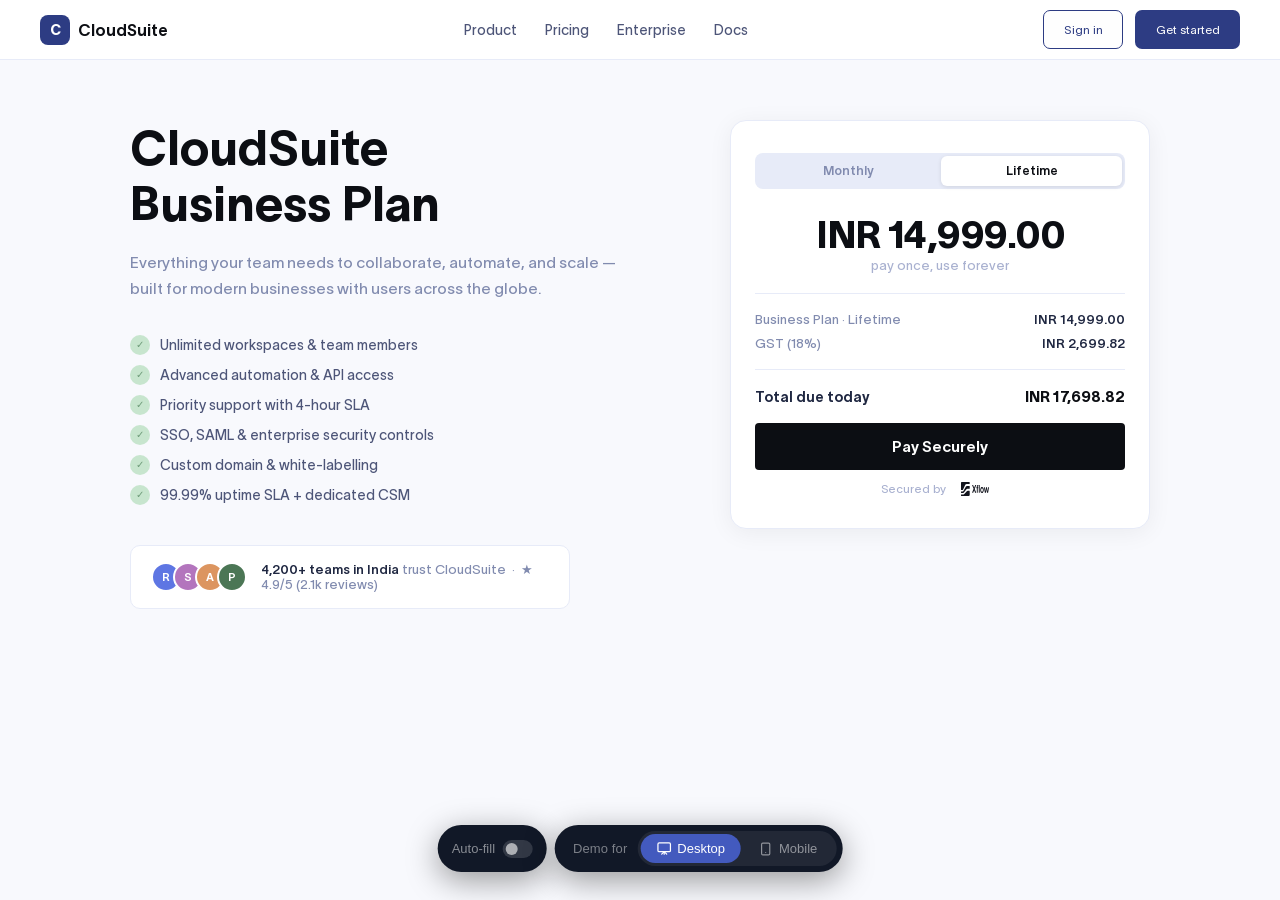
<file: index.html>
<!DOCTYPE html>
<html lang="en">
<head>
  <meta charset="UTF-8" />
  <meta name="viewport" content="width=device-width, initial-scale=1.0" />
  <title>Demo Checkout — Powered by Xflow</title>
  
  <link rel="stylesheet" href="design-system.css" />
  <link rel="stylesheet" href="index.css" />
</head>
<body>

<!-- ══════════════════════════════════════════════
     MERCHANT PRODUCT PAGE
══════════════════════════════════════════════ -->

<nav class="merchant-nav">
  <div class="merchant-logo">
    <div class="logo-mark">C</div>
    CloudSuite
  </div>
  <ul class="merchant-nav-links">
    <li><a href="#">Product</a></li>
    <li><a href="#">Pricing</a></li>
    <li><a href="#">Enterprise</a></li>
    <li><a href="#">Docs</a></li>
  </ul>
  <div class="merchant-nav-right">
    <button class="btn-outline">Sign in</button>
    <button class="btn-primary">Get started</button>
  </div>
</nav>

<section class="product-page">
  <div class="product-hero">
    <h1>CloudSuite<br/>Business Plan</h1>
    <p class="desc">
      Everything your team needs to collaborate, automate, and scale — built for
      modern businesses with users across the globe.
    </p>
  </div>

  <div class="product-features">
    <ul class="feature-list">
      <li><span class="check">✓</span>Unlimited workspaces & team members</li>
      <li><span class="check">✓</span>Advanced automation & API access</li>
      <li><span class="check">✓</span>Priority support with 4-hour SLA</li>
      <li><span class="check">✓</span>SSO, SAML & enterprise security controls</li>
      <li><span class="check">✓</span>Custom domain & white-labelling</li>
      <li><span class="check">✓</span>99.99% uptime SLA + dedicated CSM</li>
    </ul>

    <div class="social-proof">
      <div class="avatar-stack">
        <div class="avatar" style="background:#5e76e3;">R</div>
        <div class="avatar" style="background:#b375bd;">S</div>
        <div class="avatar" style="background:#dc9560;">A</div>
        <div class="avatar" style="background:#4b7655;">P</div>
      </div>
      <div class="social-proof-text">
        <strong>4,200+ teams in India</strong> trust CloudSuite
        &nbsp;·&nbsp; ★ 4.9/5 (2.1k reviews)
      </div>
    </div>
  </div>

  <!-- CHECKOUT CARD -->
  <div class="checkout-card">
    <div class="plan-toggle">
      <div class="plan-opt" onclick="setPlan('monthly', this)">Monthly</div>
      <div class="plan-opt active" onclick="setPlan('lifetime', this)">Lifetime</div>
    </div>

    <div class="price-display">
      <div class="price-main">
        <span class="price-currency">INR</span><span id="priceMain">14,999.00</span>
      </div>
      <div class="price-period" id="pricePeriod">pay once, use forever</div>
    </div>

    <div class="checkout-divider"></div>

    <div class="line-items">
      <div class="line-item">
        <span class="li-label" id="liLabel">Business Plan · Lifetime</span>
        <span class="li-val" id="liSubtotal">INR 14,999.00</span>
      </div>
<div class="line-item">
        <span class="li-label">GST (18%)</span>
        <span class="li-val" id="liGst">INR 2,699.82</span>
      </div>
    </div>

    <div class="checkout-divider"></div>

    <div class="line-items" style="margin-top:10px;">
      <div class="line-item total">
        <span class="li-label">Total due today</span>
        <span class="li-val" id="liTotal">INR 17,698.82</span>
      </div>
    </div>

    <button class="big-pay-btn" style="margin-top:18px;" onclick="openModal()">
      Pay Securely
    </button>

    <div class="powered-by">
      Secured by <img src="assets/xflow-logo.svg" alt="Xflow" style="height:14px;width:48px;display:inline-block;vertical-align:middle;object-fit:contain;" />
    </div>
  </div>
</section>


<!-- ══════════════════════════════════════════════
     CHECKOUT MODAL
══════════════════════════════════════════════ -->
<div class="overlay" id="overlay">
  <div class="modal" id="modal">

    <!-- FULL-WIDTH HEADER -->
    <div class="modal-header">
      <div class="mh-title">Paying to <strong>CloudSuite Inc.</strong></div>
      <button class="mh-close" onclick="closeModal()">✕</button>
    </div>

    <!-- MODAL BODY -->
    <div class="modal-body">

    <!-- LEFT PANEL -->
    <div class="modal-left">

      <div class="ml-top">
        <div class="ml-merchant-row">
          <div class="logo-mark ml-logo-mark">C</div>
          <div>
            <div class="ml-merchant-name">CloudSuite Inc.</div>
            <div class="ml-product-name" id="mlProduct">Business Plan · Lifetime</div>
          </div>
        </div>
        <div class="ml-product-desc" id="mlProductDesc">1 seat · lifetime access</div>

        <div class="ml-amount-section">
          <div class="ml-amount-label">Amount to Pay</div>
          <div class="ml-amount"><span class="inr-sym">INR</span><span id="mlAmount">17,698.82</span></div>
        </div>

        <div class="ml-breakdown">
          <div class="ml-br-row">
            <span class="lbl">Plan cost</span>
            <span class="val" id="mlBrPlan">INR 14,999.00</span>
          </div>
          <div class="ml-br-row">
            <span class="lbl">GST (18%)</span>
            <span class="val" id="mlBrGst">INR 2,699.82</span>
          </div>
          <div class="ml-br-row total-row">
            <span class="lbl">Total</span>
            <span class="val" id="mlBrTotal">INR 17,698.82</span>
          </div>
        </div>

      </div>

      <!-- Mandate banner — left panel footer (desktop only; mobile uses #mandateBanner in payment panel) -->
      <div id="mandateBannerLeft" class="mandate-banner" style="display:none">
        <svg width="16" height="16" viewBox="0 0 24 24" fill="none" stroke="currentColor" stroke-width="2" stroke-linecap="round" stroke-linejoin="round">
          <circle cx="12" cy="12" r="10"/><line x1="12" y1="8" x2="12" y2="12"/><line x1="12" y1="16" x2="12.01" y2="16"/>
        </svg>
        <span>By paying, you authorise <strong>CloudSuite Inc.</strong> to charge <strong>INR 3,999 + taxes</strong> monthly. Cancel anytime from settings.</span>
      </div>
    </div>

    <!-- RIGHT PANEL -->
    <div class="modal-right">
      <div class="modal-right-inner">

      <!-- SUCCESS -->
      <div class="success-wrap" id="successWrap">
        <img src="assets/check.svg" class="success-check-img" alt="Payment successful" />
        <div class="success-title">Payment Successful!</div>
        <div class="success-sub">
          Your CloudSuite Business Plan is now active. A confirmation has been sent to your email.
        </div>
        <div class="success-box">
          <div class="sb-row">
            <span class="sb-lbl">Transaction ID</span>
            <span class="sb-val" id="txnId">XF-XXXXXXXX</span>
          </div>
          <div class="sb-row">
            <span class="sb-lbl">Amount Paid</span>
            <span class="sb-val" id="txnAmt" style="font-family:inherit;font-weight:700;color:var(--black);">INR 3,066.82</span>
          </div>
          <div class="sb-row">
            <span class="sb-lbl">Method</span>
            <span class="sb-val" id="txnMethod" style="font-family:inherit;">—</span>
          </div>
        </div>
        <button class="done-btn" onclick="closeModal()">Back to CloudSuite</button>
      </div>

      <!-- OTP SCREEN -->
      <div class="otp-wrap" id="otpWrap">
        <div class="otp-art">
          <svg width="96" height="72" viewBox="0 0 96 72" fill="none" xmlns="http://www.w3.org/2000/svg">
            <rect x="4" y="12" width="72" height="48" rx="6" fill="#e8ecf8"/>
            <rect x="4" y="12" width="72" height="48" rx="6" stroke="#c5cde8" stroke-width="1.5"/>
            <rect x="4" y="22" width="72" height="10" fill="#c5cde8"/>
            <rect x="12" y="38" width="28" height="6" rx="2" fill="#c5cde8"/>
            <rect x="12" y="48" width="16" height="4" rx="2" fill="#d8ddf0"/>
            <!-- Lock badge -->
            <circle cx="74" cy="50" r="18" fill="#2d3c83"/>
            <rect x="67" y="50" width="14" height="11" rx="2" fill="white"/>
            <path d="M70 50v-3a4 4 0 018 0v3" stroke="white" stroke-width="1.8" stroke-linecap="round"/>
            <circle cx="74" cy="56" r="1.5" fill="#2d3c83"/>
          </svg>
        </div>
        <div class="otp-title">Authenticate your payment</div>
        <div class="otp-sub">OTP sent to +91 98765 43210 for your card ending in <strong id="otpCardLast">••••</strong></div>
        <div class="otp-inputs" id="otpInputs">
          <input class="otp-digit" type="password" inputmode="numeric" maxlength="1" autocomplete="one-time-code" />
          <input class="otp-digit" type="password" inputmode="numeric" maxlength="1" autocomplete="off" />
          <input class="otp-digit" type="password" inputmode="numeric" maxlength="1" autocomplete="off" />
          <input class="otp-digit" type="password" inputmode="numeric" maxlength="1" autocomplete="off" />
          <input class="otp-digit" type="password" inputmode="numeric" maxlength="1" autocomplete="off" />
          <input class="otp-digit" type="password" inputmode="numeric" maxlength="1" autocomplete="off" />
        </div>
        <div class="otp-meta">
          <span class="otp-resend" id="otpResend">Resend OTP in <span id="otpCountdown">30</span>s</span>
        </div>
        <button class="m-pay-btn" id="otpContinueBtn" onclick="confirmOtp()">Continue</button>
      </div>

      <!-- PAYMENT UI -->
      <div id="payUi" style="display:flex;flex-direction:column;flex:1;overflow:hidden;">
        <div class="m-content">

          <!-- ══ ACCORDION ══ -->
          <div class="accordion" id="accordion">

            <!-- ── UPI ── -->
            <div class="acc-item open" id="acc-upi">
              <div class="acc-header" onclick="toggleAccordion('upi')">
                <div class="acc-header-left">
                  <div>
                    <div class="acc-title">UPI</div>
                    <div class="acc-subtitle">Pay using UPI apps on your phone</div>
                  </div>
                </div>
                <svg class="acc-chevron" viewBox="0 0 16 16" fill="none" xmlns="http://www.w3.org/2000/svg" width="18" height="18">
                  <path d="M4 6l4 4 4-4" stroke="currentColor" stroke-width="1.5" stroke-linecap="round" stroke-linejoin="round"/>
                </svg>
              </div>
              <div class="acc-body">

                <!-- ─ Mandate consent block (shown when monthly plan is active) ─ -->
                <div id="mandateConsentBlock" style="display:none">
                  <div class="mandate-details">
                    <div class="md-row">
                      <span class="md-label">Mandate amount</span>
                      <span class="md-val">INR 3,999 + taxes / month</span>
                    </div>
                    <div class="md-row">
                      <span class="md-label">Frequency</span>
                      <span class="md-val">Monthly</span>
                    </div>
                    <div class="md-row">
                      <span class="md-label">Start date</span>
                      <span class="md-val" id="mandateStartDate">—</span>
                    </div>
                    <div class="md-row">
                      <span class="md-label">Valid till</span>
                      <span class="md-val" id="mandateEndDate">—</span>
                    </div>
                  </div>
                </div>

                <!-- ─ Desktop UPI: QR + app icon reference row ─ -->
                <div class="upi-desktop">
                  <div class="qr-section">
                    <div class="qr-wrap">
                      <div class="qr-box">
                        <img src="assets/qr-code.svg" style="width:100%;height:100%;display:block;" alt="UPI QR Code" />
                      </div>
                      <div class="qr-timer" id="qrTimer">09:47</div>
                    </div>
                    <div class="qr-label">Scan with any UPI app</div>
                    <div class="qr-sub">Open your UPI app and scan to pay INR <span id="qrAmt">3,066.82</span></div>
                  </div>

                  <div class="upi-apps-row">
                    <div class="upi-app" onclick="simulatePay('UPI — Google Pay')">
                      <div class="upi-app-icon"><img src="assets/upi-googlepay.svg" alt="Google Pay" /></div>
                    </div>
                    <div class="upi-app" onclick="simulatePay('UPI — PhonePe')">
                      <div class="upi-app-icon"><img src="assets/upi-phonepe.svg" alt="PhonePe" /></div>
                    </div>
                    <div class="upi-app" onclick="simulatePay('UPI — CRED')">
                      <div class="upi-app-icon"><img src="assets/upi-cred.png" alt="CRED" /></div>
                    </div>
                    <div class="upi-app" onclick="simulatePay('UPI — Amazon Pay')">
                      <div class="upi-app-icon"><img src="assets/upi-amazonpay.svg" alt="Amazon Pay" /></div>
                    </div>
                    <div class="upi-app" onclick="simulatePay('UPI — BHIM')">
                      <div class="upi-app-icon"><img src="assets/upi-bhim.png" alt="BHIM" /></div>
                    </div>
                  </div>

                  <div class="upi-divider"><span>or</span></div>

                  <button class="upi-id-link" onclick="toggleDesktopUpiId(this)">Enter UPI ID instead →</button>
                  <div id="desktopUpiIdForm" style="display:none;margin-top:12px;">
                    <div class="upi-id-hint">
                      <span>💡</span>
                      <span>Enter any UPI ID format like <code>name@okicici</code> or <code>9999999999@upi</code></span>
                    </div>
                    <div class="form-group">
                      <label class="form-label">UPI ID / VPA</label>
                      <input class="form-input" type="text" placeholder="yourname@okicici" id="upiIdInput" />
                    </div>
                    <button class="m-pay-btn" onclick="simulatePay('UPI ID')">
                      Verify & Pay INR <span id="upiBtnAmt">3,066.82</span>
                    </button>
                  </div>
                </div>

                <!-- ─ Mobile UPI: App selection grid ─ -->
                <div class="upi-mobile">
                  <p class="upi-mobile-hint">Select your UPI app to pay INR <span class="upi-mobile-amt">3,066.82</span></p>
                  <div class="upi-app-grid">
                    <div class="upi-grid-item" onclick="simulatePay('UPI — Google Pay')">
                      <div class="ugi-icon"><img src="assets/upi-googlepay.svg" alt="Google Pay" /></div>
                      <div class="ugi-name">Google Pay</div>
                    </div>
                    <div class="upi-grid-item" onclick="simulatePay('UPI — PhonePe')">
                      <div class="ugi-icon"><img src="assets/upi-phonepe.svg" alt="PhonePe" /></div>
                      <div class="ugi-name">PhonePe</div>
                    </div>
                    <div class="upi-grid-item" onclick="simulatePay('UPI — Paytm')">
                      <div class="ugi-icon"><img src="assets/upi-paytm.svg" alt="Paytm" /></div>
                      <div class="ugi-name">Paytm</div>
                    </div>
                    <div class="upi-grid-item" onclick="simulatePay('UPI — CRED')">
                      <div class="ugi-icon"><img src="assets/upi-cred.png" alt="CRED" /></div>
                      <div class="ugi-name">CRED</div>
                    </div>
                    <div class="upi-grid-item" onclick="simulatePay('UPI — BHIM')">
                      <div class="ugi-icon"><img src="assets/upi-bhim.png" alt="BHIM" /></div>
                      <div class="ugi-name">BHIM</div>
                    </div>
                    <div class="upi-grid-item" onclick="simulatePay('UPI — Amazon Pay')">
                      <div class="ugi-icon"><img src="assets/upi-amazonpay.svg" alt="Amazon Pay" /></div>
                      <div class="ugi-name">Amazon Pay</div>
                    </div>
                  </div>

                  <div class="upi-divider"><span>or</span></div>

                  <button class="upi-id-link" id="mobileUpiIdLink" onclick="toggleMobileUpiId(this)">Enter UPI ID instead →</button>
                  <div id="mobileUpiIdForm" style="display:none;margin-top:12px;">
                    <div class="upi-id-hint">
                      <span>💡</span>
                      <span>Enter any UPI ID like <code>name@okicici</code> or <code>9999999999@upi</code></span>
                    </div>
                    <div class="form-group">
                      <label class="form-label">UPI ID / VPA</label>
                      <input class="form-input" type="text" placeholder="yourname@okicici" id="upiIdMobile" />
                    </div>
                    <button class="m-pay-btn" onclick="simulatePay('UPI ID')">
                      Verify & Pay INR <span class="upi-mobile-amt">3,066.82</span>
                    </button>
                  </div>
                </div>

              </div><!-- acc-body -->
            </div><!-- acc-item upi -->

            <!-- ── Card ── -->
            <div class="acc-item" id="acc-card">
              <div class="acc-header" onclick="toggleAccordion('card')">
                <div class="acc-header-left">
                  <div>
                    <div class="acc-title">Card</div>
                    <div class="acc-subtitle">Pay using your debit or credit card</div>
                  </div>
                </div>
                <svg class="acc-chevron" viewBox="0 0 16 16" fill="none" xmlns="http://www.w3.org/2000/svg" width="18" height="18">
                  <path d="M4 6l4 4 4-4" stroke="currentColor" stroke-width="1.5" stroke-linecap="round" stroke-linejoin="round"/>
                </svg>
              </div>
              <div class="acc-body">
                <div class="accepted-networks">
                  <span class="accepted-label">Accepted:</span>
                  <span class="network-chip">VISA</span>
                  <span class="network-chip">MC</span>
                  <span class="network-chip">AMEX</span>
                  <span class="network-chip">RuPay</span>
                </div>

                <div class="demo-hint">
                  <span>💡</span>
                  <div class="demo-hint-body">
                    <span>Demo — use test card <code>4111 1111 1111 1111</code>, any future date, any CVV.</span>
                    <button class="demo-autofill-btn" onclick="doAutofill()">Auto-fill with dummy data</button>
                  </div>
                </div>

                <div class="form-group">
                  <label class="form-label">Card Number</label>
                  <div class="card-type-wrap">
                    <input class="form-input" id="cardNum" type="text" inputmode="numeric" maxlength="19"
                      placeholder="1234  5678  9012  3456" oninput="fmtCard(this); clearFieldError('cardNum')" />
                    <span class="card-type-icon" id="cardIcon"></span>
                  </div>
                  <span class="field-error" id="errCardNum"></span>
                </div>

                <div class="form-group">
                  <label class="form-label">Cardholder Name</label>
                  <input class="form-input" id="cardHolder" type="text" placeholder="Priya Sharma"
                    oninput="clearFieldError('cardHolder')" />
                  <span class="field-error" id="errCardHolder"></span>
                </div>

                <div class="form-row">
                  <div class="form-group">
                    <label class="form-label">Expiry</label>
                    <input class="form-input" id="cardExp" type="text" inputmode="numeric" maxlength="7"
                      placeholder="MM / YY" oninput="fmtExpiry(this); clearFieldError('cardExp')" />
                    <span class="field-error" id="errCardExp"></span>
                  </div>
                  <div class="form-group">
                    <label class="form-label">CVV</label>
                    <input class="form-input" id="cardCvv" type="password" inputmode="numeric" maxlength="4" placeholder="•••"
                      oninput="clearFieldError('cardCvv')" />
                    <span class="field-error" id="errCardCvv"></span>
                  </div>
                </div>

                <button class="m-pay-btn" onclick="payCard()">
                  Pay INR <span id="cardBtnAmt">3,066.82</span>
                </button>
              </div><!-- acc-body -->
            </div><!-- acc-item card -->

            <!-- ── Net Banking ── -->
            <div class="acc-item" id="acc-netbanking">
              <div class="acc-header" onclick="toggleAccordion('netbanking')">
                <div class="acc-header-left">
                  <div>
                    <div class="acc-title">Net Banking</div>
                    <div class="acc-subtitle">Pay via your bank's internet banking</div>
                  </div>
                </div>
                <svg class="acc-chevron" viewBox="0 0 16 16" fill="none" xmlns="http://www.w3.org/2000/svg" width="18" height="18">
                  <path d="M4 6l4 4 4-4" stroke="currentColor" stroke-width="1.5" stroke-linecap="round" stroke-linejoin="round"/>
                </svg>
              </div>
              <div class="acc-body">
                <input class="nb-search" type="text" placeholder="Search your bank…" oninput="filterBanks(this.value)" />
                <div class="nb-grid" id="nbGrid">
                  <!-- Always visible: first 3 -->
                  <div class="nb-bank" onclick="simulatePay('Net Banking — HDFC')"><img class="nb-icon" src="assets/HDFC.gif" alt="HDFC" /><span>HDFC Bank</span></div>
                  <div class="nb-bank" onclick="simulatePay('Net Banking — ICICI')"><img class="nb-icon" src="assets/ICIC.gif" alt="ICICI" /><span>ICICI Bank</span></div>
                  <div class="nb-bank" onclick="simulatePay('Net Banking — SBI')"><img class="nb-icon" src="assets/SBIN.gif" alt="SBI" /><span>State Bank of India</span></div>
                  <!-- Show more tile -->
                  <div class="nb-bank nb-show-more" id="nbShowMore" onclick="showAllBanks()">
                    <span class="nb-more-count">+7</span>
                    <span class="nb-more-label">Show more</span>
                  </div>
                  <!-- Extra banks (hidden until expanded) -->
                  <div class="nb-bank nb-extra" style="display:none" onclick="simulatePay('Net Banking — Axis')"><img class="nb-icon" src="assets/UTIB.gif" alt="Axis" /><span>Axis Bank</span></div>
                  <div class="nb-bank nb-extra" style="display:none" onclick="simulatePay('Net Banking — Kotak')"><img class="nb-icon" src="assets/KKBK.gif" alt="Kotak" /><span>Kotak Mahindra</span></div>
                  <div class="nb-bank nb-extra" style="display:none" onclick="simulatePay('Net Banking — Yes')"><img class="nb-icon" src="assets/YESB.gif" alt="Yes Bank" /><span>Yes Bank</span></div>
                  <div class="nb-bank nb-extra" style="display:none" onclick="simulatePay('Net Banking — BoB')"><img class="nb-icon" src="assets/BARB.gif" alt="Bank of Baroda" /><span>Bank of Baroda</span></div>
                  <div class="nb-bank nb-extra" style="display:none" onclick="simulatePay('Net Banking — PNB')"><img class="nb-icon" src="assets/PUNB.gif" alt="PNB" /><span>Punjab National</span></div>
                  <div class="nb-bank nb-extra" style="display:none" onclick="simulatePay('Net Banking — IDFC')"><img class="nb-icon" src="assets/IDFB.gif" alt="IDFC First" /><span>IDFC First Bank</span></div>
                  <div class="nb-bank nb-extra" style="display:none" onclick="simulatePay('Net Banking — IndusInd')"><img class="nb-icon" src="assets/INDB.gif" alt="IndusInd" /><span>IndusInd Bank</span></div>
                </div>
                <p class="nb-empty" id="nbEmpty" style="display:none;">No banks match your search.</p>
              </div>
            </div><!-- acc-item netbanking -->

            <!-- ── Bank Transfer ── -->
            <div class="acc-item" id="acc-bank">
              <div class="acc-header" onclick="toggleAccordion('bank')">
                <div class="acc-header-left">
                  <div>
                    <div class="acc-title">Bank Transfer</div>
                    <div class="acc-subtitle">Transfer directly from your bank account</div>
                  </div>
                </div>
                <svg class="acc-chevron" viewBox="0 0 16 16" fill="none" xmlns="http://www.w3.org/2000/svg" width="18" height="18">
                  <path d="M4 6l4 4 4-4" stroke="currentColor" stroke-width="1.5" stroke-linecap="round" stroke-linejoin="round"/>
                </svg>
              </div>
              <div class="acc-body">
                <div class="vban-notice">
                  <span>Transfer funds to the Virtual Bank Account below. Your plan activates within <strong>30 minutes</strong> of receipt. Supports NEFT · RTGS · IMPS.</span>
                </div>

                <div class="vban-modes">
                  <div class="mode-badge"><div class="dot"></div> NEFT</div>
                  <div class="mode-badge"><div class="dot"></div> RTGS</div>
                  <div class="mode-badge"><div class="dot"></div> IMPS</div>
                </div>

                <div class="vban-info" style="margin-top:12px;">
                  <div class="vban-header">Virtual Bank Account Details</div>
                  <div class="vban-row">
                    <span class="vr-label">Account Number</span>
                    <span class="vr-val">XFLOW8824001991 <button class="copy-btn" onclick="doCopy('XFLOW8824001991', this)" title="Copy"><svg width="13" height="13" viewBox="0 0 16 16" fill="none"><rect x="5" y="5" width="9" height="9" rx="1.5" stroke="currentColor" stroke-width="1.5"/><path d="M3 11H2a1 1 0 01-1-1V2a1 1 0 011-1h8a1 1 0 011 1v1" stroke="currentColor" stroke-width="1.5"/></svg></button></span>
                  </div>
                  <div class="vban-row">
                    <span class="vr-label">IFSC Code</span>
                    <span class="vr-val">HSBC0110005 <button class="copy-btn" onclick="doCopy('HSBC0110005', this)" title="Copy"><svg width="13" height="13" viewBox="0 0 16 16" fill="none"><rect x="5" y="5" width="9" height="9" rx="1.5" stroke="currentColor" stroke-width="1.5"/><path d="M3 11H2a1 1 0 01-1-1V2a1 1 0 011-1h8a1 1 0 011 1v1" stroke="currentColor" stroke-width="1.5"/></svg></button></span>
                  </div>
                  <div class="vban-row">
                    <span class="vr-label">Account Name</span>
                    <span class="vr-val" style="font-family:inherit;">Xflow Payments Pvt Ltd <button class="copy-btn" onclick="doCopy('Xflow Payments Pvt Ltd', this)" title="Copy"><svg width="13" height="13" viewBox="0 0 16 16" fill="none"><rect x="5" y="5" width="9" height="9" rx="1.5" stroke="currentColor" stroke-width="1.5"/><path d="M3 11H2a1 1 0 01-1-1V2a1 1 0 011-1h8a1 1 0 011 1v1" stroke="currentColor" stroke-width="1.5"/></svg></button></span>
                  </div>
                  <div class="vban-row">
                    <span class="vr-label">Bank</span>
                    <span class="vr-val" style="font-family:inherit;">HSBC India <button class="copy-btn" onclick="doCopy('HSBC India', this)" title="Copy"><svg width="13" height="13" viewBox="0 0 16 16" fill="none"><rect x="5" y="5" width="9" height="9" rx="1.5" stroke="currentColor" stroke-width="1.5"/><path d="M3 11H2a1 1 0 01-1-1V2a1 1 0 011-1h8a1 1 0 011 1v1" stroke="currentColor" stroke-width="1.5"/></svg></button></span>
                  </div>
                  <div class="vban-row">
                    <span class="vr-label">Exact Amount</span>
                    <span class="vr-val amount" id="vbanAmt">INR 3,066.82 <button class="copy-btn" onclick="doCopy('3066.82', this)" title="Copy"><svg width="13" height="13" viewBox="0 0 16 16" fill="none"><rect x="5" y="5" width="9" height="9" rx="1.5" stroke="currentColor" stroke-width="1.5"/><path d="M3 11H2a1 1 0 01-1-1V2a1 1 0 011-1h8a1 1 0 011 1v1" stroke="currentColor" stroke-width="1.5"/></svg></button></span>
                  </div>
                </div>

                <p style="font-size:12px;color:var(--gray-400);line-height:1.6;margin-bottom:16px;">
                  ⚠️ Transfer the <strong>exact amount</strong> to ensure automatic reconciliation. Include order reference <code style="background:var(--gray-100);padding:1px 5px;border-radius:3px;font-size:11px;">CS-<span id="vbanRef">DEMO2025</span></code> in remarks.
                </p>

              </div><!-- acc-body -->
            </div><!-- acc-item bank -->

          </div><!-- accordion -->

          <!-- MANDATE BANNER (monthly subscription notice) -->
          <div id="mandateBanner" class="mandate-banner" style="display:none">
            <svg width="16" height="16" viewBox="0 0 24 24" fill="none" stroke="currentColor" stroke-width="2" stroke-linecap="round" stroke-linejoin="round">
              <circle cx="12" cy="12" r="10"/><line x1="12" y1="8" x2="12" y2="12"/><line x1="12" y1="16" x2="12.01" y2="16"/>
            </svg>
            <span>By paying, you authorise <strong>CloudSuite Inc.</strong> to charge <strong>INR 3,999 + taxes</strong> monthly. Cancel anytime from settings.</span>
          </div>

        </div><!-- m-content -->
      </div><!-- payUi -->

      <!-- MANDATE PENDING SCREEN -->
      <div id="mandatePendingWrap" class="mandate-pending">
        <div class="mp-header">
          <div class="mp-title">Complete payment in your UPI app</div>
          <div class="mp-subtitle">Your mandate request has been sent.</div>
        </div>
        <div class="mp-steps">
          <div class="mp-step">
            <div class="mp-num">1</div>
            <div>
              <div class="mp-step-title">Open your UPI app</div>
              <div class="mp-step-sub">Go to your UPI app to view the autopay mandate request.</div>
            </div>
          </div>
          <div class="mp-step">
            <div class="mp-num">2</div>
            <div>
              <div class="mp-step-title">Approve the CloudSuite mandate</div>
              <div class="mp-step-sub">Tap Approve. Refresh the app if you don't see the request.</div>
            </div>
          </div>
          <div class="mp-step">
            <div class="mp-num">3</div>
            <div>
              <div class="mp-step-title">Come back here</div>
              <div class="mp-step-sub">After approving, tap "I am Done" below.</div>
            </div>
          </div>
        </div>
        <div class="mp-timer">Complete all 3 steps in <strong id="mandateCountdown">07:00</strong></div>
        <button class="m-pay-btn" onclick="completeMandatePay()">I am Done</button>
      </div><!-- mandatePendingWrap -->

      </div><!-- modal-right-inner -->
    </div><!-- modal-right -->

    </div><!-- modal-body -->

    <!-- MOBILE AMOUNT BAR -->
    <div class="mobile-amt-bar" id="mobileAmtBar" onclick="toggleMobileSheet()">
      <div class="mab-info">
        <span class="mab-label">Amount to pay</span>
        <span class="mab-amount">INR <span id="mobileAmt">3,066.82</span></span>
      </div>
      <svg class="mab-chevron" id="mabChevron" viewBox="0 0 16 16" fill="none" width="20" height="20">
        <path d="M4 10l4-4 4 4" stroke="currentColor" stroke-width="1.5" stroke-linecap="round" stroke-linejoin="round"/>
      </svg>
    </div>

    <!-- MOBILE BREAKDOWN SHEET -->
    <div class="mobile-sheet" id="mobileSheet">
      <div class="mobile-sheet-handle" onclick="toggleMobileSheet()"></div>
      <div class="ms-title">Order Summary</div>
      <div class="ms-rows">
        <div class="ms-row"><span>Plan</span><span id="msBrPlan">INR 14,999.00</span></div>
        <div class="ms-row"><span>GST (18%)</span><span id="msBrGst">INR 2,699.82</span></div>
        <div class="ms-row ms-total"><span>Total</span><span id="msBrTotal">INR 17,698.82</span></div>
      </div>
    </div>

    <!-- MANDATE CONSENT BOTTOM SHEET -->
    <div id="mandateSheet" class="mandate-sheet-backdrop">
      <div class="mandate-sheet">
        <div class="ms-icon">
          <svg width="28" height="28" viewBox="0 0 24 24" fill="none" stroke="currentColor" stroke-width="1.5" stroke-linecap="round" stroke-linejoin="round">
            <rect x="2" y="7" width="20" height="14" rx="2"/>
            <path d="M16 3H8L2 7h20l-6-4z"/>
            <circle cx="12" cy="14" r="2"/>
          </svg>
        </div>
        <div class="ms-title">You are setting up a mandate</div>
        <div class="ms-body">
          By confirming, you authorise <strong>CloudSuite Inc.</strong> to auto-debit
          <strong>INR 3,999 + taxes</strong> from your account every month.
          You can cancel anytime from account settings.
        </div>
        <button class="ms-confirm m-pay-btn" onclick="confirmMandate()">I understand</button>
        <button class="ms-cancel" onclick="dismissMandateSheet()">Cancel</button>
      </div>
    </div><!-- mandateSheet -->

    <!-- ══ SPLASH ANIMATION ══ -->
    <div id="splashWrap" class="splash-wrap hidden">
      <div class="splash-video-box">
        <video id="splashVideo" class="splash-video" muted playsinline preload="auto">
          <source src="assets/Splash_animation.mp4" type="video/mp4">
        </video>
      </div>
    </div>

  </div><!-- modal -->
</div><!-- overlay -->


<!-- ══════════════════════════════════════════════
     DEMO BAR (device toggle + autofill toggle)
══════════════════════════════════════════════ -->
<div class="demo-bar" id="demoBar">

  <!-- Auto-fill pill -->
  <div class="autofill-pill" id="autofillPill" onclick="toggleAutofill()">
    <span class="af-label">Auto-fill</span>
    <div class="af-switch" id="afSwitch"></div>
  </div>

  <!-- Device view pill -->
  <div class="device-toggle" id="deviceToggle">
    <span class="dt-label">Demo for</span>
    <div class="dt-segment">
      <button class="dt-btn active" id="dtDesktop" onclick="setDeviceView('desktop')">
        <svg width="15" height="15" viewBox="0 0 24 24" fill="none" stroke="currentColor" stroke-width="2" stroke-linecap="round" stroke-linejoin="round">
          <rect x="2" y="3" width="20" height="14" rx="2"/>
          <polyline points="8 21 12 17 16 21"/>
          <line x1="12" y1="17" x2="12" y2="21"/>
        </svg>
        Desktop
      </button>
      <button class="dt-btn" id="dtMobile" onclick="setDeviceView('mobile')">
        <svg width="14" height="14" viewBox="0 0 24 24" fill="none" stroke="currentColor" stroke-width="2" stroke-linecap="round" stroke-linejoin="round">
          <rect x="5" y="2" width="14" height="20" rx="2"/>
          <circle cx="12" cy="18" r="1" fill="currentColor" stroke="none"/>
        </svg>
        Mobile
      </button>
    </div>
  </div>

</div>

<!-- ══════════════════════════════════════════════
     PHONE PREVIEW OVERLAY
══════════════════════════════════════════════ -->
<div class="phone-overlay" id="phoneOverlay" onclick="handlePhoneOverlayClick(event)">
  <div class="phone-frame" id="phoneFrame">
    <div class="phone-shell">
      <div class="phone-screen-wrap">
        <iframe id="phoneIframe" class="phone-screen" src="" title="Mobile preview"></iframe>
      </div>
    </div>
  </div>
</div>


<script>
  // ── Embed detection: hide chrome when loaded inside phone preview ──
  if (new URLSearchParams(window.location.search).get('embed') === '1') {
    document.getElementById('demoBar').style.display = 'none';
    document.getElementById('phoneOverlay').style.display = 'none';
    document.querySelector('.merchant-nav-right').style.display = 'none';
    document.querySelector('.price-main').style.fontSize = '28px';
  }

  // ── Device view toggle ──
  function setDeviceView(view) {
    const overlay   = document.getElementById('phoneOverlay');
    const iframe    = document.getElementById('phoneIframe');
    const dtDesktop = document.getElementById('dtDesktop');
    const dtMobile  = document.getElementById('dtMobile');

    if (view === 'mobile') {
      closeModal();
      dtDesktop.classList.remove('active');
      dtMobile.classList.add('active');
      const embedUrl = window.location.pathname + '?embed=1';
      if (!iframe.src || !iframe.src.includes('embed=1')) {
        iframe.src = embedUrl;
        iframe.onload = () => syncAutofillToIframe();
      } else {
        syncAutofillToIframe();
      }
      overlay.classList.add('open');
      document.body.style.overflow = 'hidden';
    } else {
      dtDesktop.classList.add('active');
      dtMobile.classList.remove('active');
      overlay.classList.remove('open');
      document.body.style.overflow = '';
    }
  }

  function handlePhoneOverlayClick(e) {
    if (e.target === e.currentTarget) setDeviceView('desktop');
  }

  function syncAutofillToIframe() {
    const iframe = document.getElementById('phoneIframe');
    if (iframe && iframe.contentWindow) {
      iframe.contentWindow.postMessage({ type: 'xflow-autofill', enabled: autofill }, '*');
    }
  }

  // ── Mandate flow state ──
  let pendingMandateMethod = null;
  let mandateInterval = null;

  // ── Auto-fill ──
  let autofill = false;

  function toggleAutofill() {
    autofill = !autofill;
    document.getElementById('afSwitch').classList.toggle('on', autofill);
    document.getElementById('autofillPill').classList.toggle('active', autofill);
    autofill ? doAutofill() : clearAutofill();
    syncAutofillToIframe();
  }

  function doAutofill() {
    // Card fields
    const cardNum = document.getElementById('cardNum');
    if (cardNum) { cardNum.value = '4111 1111 1111 1111'; fmtCard(cardNum); }
    const cardHolder = document.getElementById('cardHolder');
    if (cardHolder) cardHolder.value = 'Priya Sharma';
    const cardExp = document.getElementById('cardExp');
    if (cardExp) cardExp.value = '12 / 28';
    const cardCvv = document.getElementById('cardCvv');
    if (cardCvv) cardCvv.value = '123';
    // UPI ID fields
    const upiDesktop = document.getElementById('upiIdInput');
    if (upiDesktop) upiDesktop.value = 'priya@okicici';
    const upiMobile = document.getElementById('upiIdMobile');
    if (upiMobile) upiMobile.value = 'priya@okicici';
  }

  function clearAutofill() {
    // Card fields
    const cardNum = document.getElementById('cardNum');
    if (cardNum) { cardNum.value = ''; fmtCard(cardNum); }
    const cardHolder = document.getElementById('cardHolder');
    if (cardHolder) cardHolder.value = '';
    const cardExp = document.getElementById('cardExp');
    if (cardExp) cardExp.value = '';
    const cardCvv = document.getElementById('cardCvv');
    if (cardCvv) cardCvv.value = '';

    const upiDesktop = document.getElementById('upiIdInput');
    if (upiDesktop) upiDesktop.value = '';
    const upiMobile = document.getElementById('upiIdMobile');
    if (upiMobile) upiMobile.value = '';
  }

  // ── Listen for autofill commands from parent (embed/iframe mode) ──
  window.addEventListener('message', function(e) {
    if (e.data && e.data.type === 'xflow-autofill') {
      autofill = e.data.enabled;
      autofill ? doAutofill() : clearAutofill();
    }
  });

  // ── State ──
  let plan = 'lifetime';
  const PRICES = {
    monthly:  { base: 3999,  label: 'per month · renews monthly' },
    lifetime: { base: 14999, label: 'pay once, use forever' }
  };

  function getPriceData() {
    const p        = PRICES[plan];
    const subtotal = p.base;
    const gst      = parseFloat((subtotal * 0.18).toFixed(2));
    const total    = parseFloat((subtotal + gst).toFixed(2));
    const usd      = (total / 83.4).toFixed(2);
    return { ...p, subtotal, gst, total, usd };
  }

  function getNextMonthDate() {
    const d = new Date();
    d.setMonth(d.getMonth() + 1);
    return d.toLocaleDateString('en-IN', { day: 'numeric', month: 'short', year: 'numeric' });
  }

  function fmt(n) {
    return n.toLocaleString('en-IN', { minimumFractionDigits: 2, maximumFractionDigits: 2 });
  }

  function setPlan(p, el) {
    plan = p;
    document.querySelectorAll('.plan-opt').forEach(o => o.classList.remove('active'));
    el.classList.add('active');
    refresh();
  }

  function refresh() {
    const d = getPriceData();
    const isMonthly = plan === 'monthly';

    // ── Hero price (checkout card) ──
    document.getElementById('priceMain').textContent = fmt(d.base);
    document.getElementById('pricePeriod').textContent = d.label;

    // ── Line items ──
    document.getElementById('liLabel').textContent    = isMonthly ? 'Business Plan × 1 month' : 'Business Plan · Lifetime';
    document.getElementById('liSubtotal').textContent = 'INR ' + fmt(d.subtotal);
    document.getElementById('liGst').textContent      = 'INR ' + fmt(d.gst);
    document.getElementById('liTotal').textContent    = 'INR ' + fmt(d.total);

// ── Modal left panel ──
    document.getElementById('mlAmount').textContent      = fmt(d.total);
    document.getElementById('mlBrPlan').textContent      = 'INR ' + fmt(d.subtotal);
    document.getElementById('mlBrGst').textContent       = 'INR ' + fmt(d.gst);
    document.getElementById('mlBrTotal').textContent     = 'INR ' + fmt(d.total);
    document.getElementById('mlProduct').textContent     = 'Business Plan · ' + (isMonthly ? 'Monthly' : 'Lifetime');
    const mlDesc = document.getElementById('mlProductDesc');
    if (mlDesc) mlDesc.textContent = isMonthly
      ? '1 seat · billed monthly · Renews ' + getNextMonthDate()
      : '1 seat · lifetime access';

    // ── Pay buttons ──
    const amtStr = fmt(d.total);
    ['upiBtnAmt', 'cardBtnAmt'].forEach(id => {
      const el = document.getElementById(id);
      if (el) el.textContent = amtStr;
    });
    document.getElementById('qrAmt').textContent = amtStr;
    document.getElementById('vbanAmt').innerHTML = 'INR ' + amtStr + ' <button class="copy-btn" onclick="doCopy(\'' + d.total + '\', this)" title="Copy"><svg width="13" height="13" viewBox="0 0 16 16" fill="none"><rect x="5" y="5" width="9" height="9" rx="1.5" stroke="currentColor" stroke-width="1.5"/><path d="M3 11H2a1 1 0 01-1-1V2a1 1 0 011-1h8a1 1 0 011 1v1" stroke="currentColor" stroke-width="1.5"/></svg></button>';
    document.getElementById('txnAmt').textContent = 'INR ' + amtStr;

    // ── Mobile UPI amount spans ──
    document.querySelectorAll('.upi-mobile-amt').forEach(el => el.textContent = amtStr);

    // ── Mobile amount bar + sheet ──
    const mobileAmt = document.getElementById('mobileAmt');
    if (mobileAmt) mobileAmt.textContent = amtStr;
    const msBrPlan = document.getElementById('msBrPlan');
    if (msBrPlan) msBrPlan.textContent = 'INR ' + fmt(d.subtotal);
    const msBrGst = document.getElementById('msBrGst');
    if (msBrGst) msBrGst.textContent = 'INR ' + fmt(d.gst);
    const msBrTotal = document.getElementById('msBrTotal');
    if (msBrTotal) msBrTotal.textContent = 'INR ' + fmt(d.total);

    // ── Payment methods: Monthly = UPI + Cards only ──
    ['acc-netbanking', 'acc-bank'].forEach(id => {
      const el = document.getElementById(id);
      if (el) el.style.display = isMonthly ? 'none' : '';
    });
    // If a hidden method was open, reset to UPI
    if (isMonthly) {
      const openItem = document.querySelector('.acc-item.open');
      if (openItem && (openItem.id === 'acc-netbanking' || openItem.id === 'acc-bank')) {
        openItem.classList.remove('open');
        const upi = document.getElementById('acc-upi');
        if (upi) upi.classList.add('open');
      }
    }

    // ── Mandate banners (left panel = desktop, m-content = mobile; CSS controls which is visible) ──
    const displayVal = isMonthly ? '' : 'none';
    const mandateBanner = document.getElementById('mandateBanner');
    if (mandateBanner) mandateBanner.style.display = displayVal;
    const mandateBannerLeft = document.getElementById('mandateBannerLeft');
    if (mandateBannerLeft) mandateBannerLeft.style.display = displayVal;

    // ── Mandate consent block (pre-pay details in UPI section) ──
    const mcb = document.getElementById('mandateConsentBlock');
    if (mcb) mcb.style.display = isMonthly ? '' : 'none';
    if (isMonthly) {
      const today = new Date();
      const end = new Date(today);
      end.setFullYear(end.getFullYear() + 5);
      const fmtDate = dt => dt.toLocaleDateString('en-IN', { day: 'numeric', month: 'short', year: 'numeric' });
      const sd = document.getElementById('mandateStartDate');
      const ed = document.getElementById('mandateEndDate');
      if (sd) sd.textContent = fmtDate(today);
      if (ed) ed.textContent = fmtDate(end);
    }
  }

  // ── Splash helpers ──
  function skipSplash() {
    const splash = document.getElementById('splashWrap');
    if (!splash || splash.classList.contains('hidden')) return;
    splash.classList.add('done');
    setTimeout(() => splash.classList.add('hidden'), 560);
  }

  function resetSplash() {
    const splash = document.getElementById('splashWrap');
    const vid    = document.getElementById('splashVideo');
    if (splash) splash.classList.remove('done', 'hidden');
    if (vid)   { vid.pause(); vid.currentTime = 0; }
  }

  // ── Modal ──
  function openModal() {
    refresh();
    document.getElementById('overlay').classList.add('open');
    document.getElementById('successWrap').classList.remove('show');
    document.getElementById('otpWrap').classList.remove('show');
    clearInterval(otpTimer);
    document.getElementById('payUi').style.display = 'flex';
    const bar = document.getElementById('mobileAmtBar');
    if (bar) bar.style.display = '';
    // Prevent background page scroll
    document.documentElement.style.overflow = 'hidden';
    document.body.style.overflow = 'hidden';
    // Reset accordion: UPI open by default
    document.querySelectorAll('.acc-item').forEach(item => item.classList.remove('open'));
    document.getElementById('acc-upi').classList.add('open');
    // Reset net banking to collapsed state
    document.querySelectorAll('#nbGrid .nb-extra').forEach(el => el.style.display = 'none');
    const nbShowMore = document.getElementById('nbShowMore');
    if (nbShowMore) nbShowMore.style.display = '';
    const nbSearch = document.querySelector('.nb-search');
    if (nbSearch) nbSearch.value = '';
    // Hide UPI ID forms and restore link buttons
    const duf = document.getElementById('desktopUpiIdForm');
    if (duf) duf.style.display = 'none';
    const muf = document.getElementById('mobileUpiIdForm');
    if (muf) muf.style.display = 'none';
    document.querySelectorAll('.upi-id-link').forEach(el => el.style.display = '');
    startQrTimer();
    if (autofill) setTimeout(doAutofill, 60);
    // Show splash
    resetSplash();
    const vid = document.getElementById('splashVideo');
    if (vid) { vid.playbackRate = 1.5; vid.play().catch(() => skipSplash()); }
  }

  function closeModal() {
    document.getElementById('overlay').classList.remove('open');
    document.documentElement.style.overflow = '';
    document.body.style.overflow = '';
    clearInterval(qrInterval);
    clearInterval(otpTimer);
    clearInterval(mandateInterval);
    mandateInterval = null;
    pendingMandateMethod = null;
    document.getElementById('otpWrap').classList.remove('show');
    document.getElementById('mandateSheet')?.classList.remove('open');
    document.getElementById('mandatePendingWrap')?.classList.remove('show');
    document.getElementById('payUi').style.display = '';
    const mc = document.querySelector('.m-content');
    if (mc) mc.style.overflow = '';
    resetCardForm();
    document.getElementById('mobileSheet').classList.remove('open');
    document.getElementById('mabChevron').classList.remove('open');
  }

  // ── Mobile breakdown sheet ──
  function toggleMobileSheet() {
    document.getElementById('mobileSheet').classList.toggle('open');
    document.getElementById('mabChevron').classList.toggle('open');
  }

  function handleOverlay(e) {
    if (e.target === document.getElementById('overlay')) closeModal();
  }

  // ── Accordion ──
  function toggleAccordion(name) {
    const target = document.getElementById('acc-' + name);
    const isOpen = target.classList.contains('open');
    // Close all
    document.querySelectorAll('.acc-item').forEach(item => item.classList.remove('open'));
    // Open clicked if it was closed
    if (!isOpen) target.classList.add('open');
    // Reset scroll so no empty area is visible after content shrinks
    const mc = document.querySelector('.m-content');
    if (mc) mc.scrollTop = 0;
    // Fill newly opened panel
    if (autofill) setTimeout(doAutofill, 30);
  }

  // ── Net Banking: expand all banks ──
  function showAllBanks() {
    document.querySelectorAll('#nbGrid .nb-extra').forEach(el => el.style.display = '');
    const sm = document.getElementById('nbShowMore');
    if (sm) sm.style.display = 'none';
  }

  // ── Net Banking search filter ──
  function filterBanks(q) {
    const term = q.toLowerCase();
    const smEl = document.getElementById('nbShowMore');
    if (term) {
      // Show all banks and hide "show more" when searching
      document.querySelectorAll('#nbGrid .nb-extra').forEach(el => el.style.display = '');
      if (smEl) smEl.style.display = 'none';
      let visible = 0;
      document.querySelectorAll('#nbGrid .nb-bank:not(#nbShowMore)').forEach(b => {
        const match = b.textContent.toLowerCase().includes(term);
        b.style.display = match ? '' : 'none';
        if (match) visible++;
      });
      document.getElementById('nbEmpty').style.display = visible === 0 ? 'block' : 'none';
    } else {
      // Restore collapsed state
      document.querySelectorAll('#nbGrid .nb-bank:not(#nbShowMore)').forEach(b => b.style.display = '');
      document.querySelectorAll('#nbGrid .nb-extra').forEach(el => el.style.display = 'none');
      if (smEl) smEl.style.display = '';
      document.getElementById('nbEmpty').style.display = 'none';
    }
  }

  // ── Mobile UPI ID toggle ──
  function toggleMobileUpiId(btn) {
    document.getElementById('mobileUpiIdForm').style.display = 'block';
    btn.style.display = 'none';
    if (autofill) setTimeout(doAutofill, 30);
  }

  // ── Desktop UPI ID toggle ──
  function toggleDesktopUpiId(btn) {
    const form = document.getElementById('desktopUpiIdForm');
    form.style.display = 'block';
    btn.style.display = 'none';
    if (autofill) setTimeout(doAutofill, 30);
  }

  // QR countdown timer
  let qrInterval = null;
  let qrSeconds = 600;

  function startQrTimer() {
    qrSeconds = 600;
    clearInterval(qrInterval);
    qrInterval = setInterval(() => {
      qrSeconds--;
      if (qrSeconds <= 0) { clearInterval(qrInterval); return; }
      const m = String(Math.floor(qrSeconds / 60)).padStart(2, '0');
      const s = String(qrSeconds % 60).padStart(2, '0');
      document.getElementById('qrTimer').textContent = m + ':' + s;
    }, 1000);
  }

  // ── Card formatting ──
  function fmtCard(input) {
    let v = input.value.replace(/\D/g, '').slice(0, 16);
    input.value = v.replace(/(.{4})/g, '$1 ').trim();
  }

  function fmtExpiry(input) {
    let v = input.value.replace(/\D/g,'').slice(0,4);
    if (v.length >= 3) v = v.slice(0,2) + ' / ' + v.slice(2);
    input.value = v;
  }

  function resetCardForm() {
    ['cardNum','cardHolder','cardExp','cardCvv'].forEach(id => {
      const el = document.getElementById(id);
      if (el) el.value = '';
      clearFieldError(id);
    });
  }

  // ── Card validation ──
  function setFieldError(id, msg) {
    const inp = document.getElementById(id);
    const err = document.getElementById('err' + id[0].toUpperCase() + id.slice(1));
    if (inp) inp.classList.add('error');
    if (err) err.textContent = msg;
  }

  function clearFieldError(id) {
    const inp = document.getElementById(id);
    const err = document.getElementById('err' + id[0].toUpperCase() + id.slice(1));
    if (inp) inp.classList.remove('error');
    if (err) err.textContent = '';
  }

  function validateCard() {
    let valid = true;
    const num  = (document.getElementById('cardNum').value  || '').replace(/\s/g, '');
    const name = (document.getElementById('cardHolder').value || '').trim();
    const exp  = (document.getElementById('cardExp').value  || '').trim();
    const cvv  = (document.getElementById('cardCvv').value  || '').trim();
    if (num.length < 16)  { setFieldError('cardNum',    'Enter a valid 16-digit card number'); valid = false; }
    if (!name)            { setFieldError('cardHolder', 'Enter the cardholder name');          valid = false; }
    if (exp.length < 5)   { setFieldError('cardExp',    'Enter expiry as MM/YY');              valid = false; }
    if (cvv.length < 3)   { setFieldError('cardCvv',    'Enter a valid CVV');                  valid = false; }
    return valid;
  }

  function payCard() {
    if (validateCard()) simulatePay('Card');
  }

  // ── Simulate payment ──
  function simulatePay(method) {
    // Monthly UPI → show mandate consent sheet before processing
    if (plan === 'monthly' && method.startsWith('UPI')) {
      pendingMandateMethod = method;
      showMandateSheet();
      return;
    }

    const btn = event?.target?.closest('button') || document.querySelector('.m-pay-btn');
    const originalHTML = btn ? btn.innerHTML : '';
    if (btn) {
      btn.innerHTML = '<div class="spinner"></div> Processing…';
      btn.classList.add('loading');
    }
    clearInterval(qrInterval);

    // Card payments: go to OTP screen first
    if (method === 'Card') {
      setTimeout(() => {
        if (btn) { btn.innerHTML = originalHTML; btn.classList.remove('loading'); }
        showOtpScreen();
      }, 1500);
      return;
    }

    setTimeout(() => {
      const txn = 'XF-' + Math.random().toString(36).slice(2,10).toUpperCase();
      document.getElementById('txnId').textContent = txn;
      document.getElementById('txnMethod').textContent = method;
      document.getElementById('payUi').style.display = 'none';
      showSuccess();
      if (btn) { btn.innerHTML = originalHTML; btn.classList.remove('loading'); }
    }, 2000);
  }

  function showSuccess() {
    document.getElementById('successWrap').classList.add('show');
    const bar = document.getElementById('mobileAmtBar');
    if (bar) bar.style.display = 'none';
  }

  // ── Mandate flow ──
  function showMandateSheet() {
    const mc = document.querySelector('.m-content');
    if (mc) { mc.scrollTop = 0; mc.style.overflow = 'hidden'; }
    document.getElementById('mandateSheet').classList.add('open');
  }

  function dismissMandateSheet() {
    const mc = document.querySelector('.m-content');
    if (mc) mc.style.overflow = '';
    document.getElementById('mandateSheet').classList.remove('open');
    pendingMandateMethod = null;
  }

  function confirmMandate() {
    dismissMandateSheet();
    showMandatePending();
    startMandateCountdown();
  }

  function showMandatePending() {
    document.getElementById('payUi').style.display = 'none';
    document.getElementById('mandatePendingWrap').classList.add('show');
    const bar = document.getElementById('mobileAmtBar');
    if (bar) bar.style.display = 'none';
  }

  function startMandateCountdown() {
    clearInterval(mandateInterval);
    let secs = 7 * 60;
    const el = document.getElementById('mandateCountdown');
    const tick = () => {
      const m = String(Math.floor(secs / 60)).padStart(2, '0');
      const s = String(secs % 60).padStart(2, '0');
      if (el) el.textContent = m + ':' + s;
      if (secs <= 0) { clearInterval(mandateInterval); return; }
      secs--;
    };
    tick();
    mandateInterval = setInterval(tick, 1000);
  }

  function completeMandatePay() {
    clearInterval(mandateInterval);
    document.getElementById('mandatePendingWrap').classList.remove('show');
    const txnId = 'XF-' + Math.random().toString(36).slice(2, 10).toUpperCase();
    const d = getPriceData();
    document.getElementById('txnId').textContent = txnId;
    document.getElementById('txnAmt').textContent = 'INR ' + fmt(d.total);
    document.getElementById('txnMethod').textContent = pendingMandateMethod || 'UPI Autopay';
    showSuccess();
  }

  // ── OTP screen ──
  let otpTimer = null;

  function showOtpScreen() {
    const cardInput = document.getElementById('cardNum');
    const val = cardInput ? cardInput.value.replace(/\s/g, '') : '';
    const last4 = val.length >= 4 ? val.slice(-4) : '••••';
    document.getElementById('otpCardLast').textContent = last4;
    document.querySelectorAll('.otp-digit').forEach(el => { el.value = ''; el.classList.remove('filled'); });
    document.getElementById('payUi').style.display = 'none';
    document.getElementById('otpWrap').classList.add('show');
    startOtpCountdown();
    setTimeout(() => document.querySelector('.otp-digit')?.focus(), 60);
  }

  function startOtpCountdown() {
    clearInterval(otpTimer);
    let secs = 30;
    const resendEl = document.getElementById('otpResend');
    resendEl.innerHTML = 'Resend OTP in <span id="otpCountdown">' + secs + '</span>s';
    otpTimer = setInterval(() => {
      secs--;
      const cd = document.getElementById('otpCountdown');
      if (cd) cd.textContent = secs;
      if (secs <= 0) {
        clearInterval(otpTimer);
        resendEl.innerHTML = '<span class="otp-resend-link" onclick="startOtpCountdown()">Resend OTP</span>';
      }
    }, 1000);
  }

  function confirmOtp() {
    const btn = document.getElementById('otpContinueBtn');
    const originalHTML = btn.innerHTML;
    btn.innerHTML = '<div class="spinner"></div> Verifying…';
    btn.classList.add('loading');
    clearInterval(otpTimer);
    setTimeout(() => {
      const txn = 'XF-' + Math.random().toString(36).slice(2,10).toUpperCase();
      document.getElementById('txnId').textContent = txn;
      document.getElementById('txnMethod').textContent = 'Card';
      document.getElementById('otpWrap').classList.remove('show');
      showSuccess();
      btn.innerHTML = originalHTML;
      btn.classList.remove('loading');
    }, 1500);
  }

  function skipOtp() {
    clearInterval(otpTimer);
    const txn = 'XF-' + Math.random().toString(36).slice(2,10).toUpperCase();
    document.getElementById('txnId').textContent = txn;
    document.getElementById('txnMethod').textContent = 'Card';
    document.getElementById('otpWrap').classList.remove('show');
    showSuccess();
  }

  // ── Copy ──
  const copyIconSvg = '<svg width="13" height="13" viewBox="0 0 16 16" fill="none"><rect x="5" y="5" width="9" height="9" rx="1.5" stroke="currentColor" stroke-width="1.5"/><path d="M3 11H2a1 1 0 01-1-1V2a1 1 0 011-1h8a1 1 0 011 1v1" stroke="currentColor" stroke-width="1.5"/></svg>';
  const checkIconSvg = '<svg width="13" height="13" viewBox="0 0 16 16" fill="none"><path d="M3 8l4 4 6-7" stroke="currentColor" stroke-width="1.8" stroke-linecap="round" stroke-linejoin="round"/></svg>';
  function doCopy(text, el) {
    navigator.clipboard.writeText(text).catch(()=>{});
    el.innerHTML = checkIconSvg;
    el.style.color = 'var(--green)';
    el.style.borderColor = 'var(--green)';
    setTimeout(() => { el.innerHTML = copyIconSvg; el.style.color = ''; el.style.borderColor = ''; }, 1500);
  }

  // ── OTP digit auto-advance ──
  document.querySelectorAll('.otp-digit').forEach((inp, i, arr) => {
    inp.addEventListener('input', e => {
      const v = e.target.value.replace(/[^0-9]/g, '');
      e.target.value = v;
      if (v) {
        inp.classList.add('filled');
        if (i < arr.length - 1) arr[i + 1].focus();
      } else {
        inp.classList.remove('filled');
      }
    });
    inp.addEventListener('keydown', e => {
      if (e.key === 'Backspace' && !e.target.value && i > 0) arr[i - 1].focus();
    });
    inp.addEventListener('paste', e => {
      e.preventDefault();
      const pasted = (e.clipboardData || window.clipboardData).getData('text').replace(/[^0-9]/g, '');
      [...pasted].forEach((ch, j) => { if (arr[i + j]) { arr[i + j].value = ch; arr[i + j].classList.add('filled'); } });
      const next = arr[Math.min(i + pasted.length, arr.length - 1)];
      if (next) next.focus();
    });
  });

  // init
  refresh();

  // ── Splash video: auto-advance on end ──
  (function () {
    const vid = document.getElementById('splashVideo');
    if (!vid) return;
    vid.addEventListener('ended', skipSplash);
  })();
</script>

</body>
</html>
</file>
<file: design-system.css>
/*
 * ═══════════════════════════════════════════════════════════════
 *  XFLOW WEB DESIGN SYSTEM V3
 *  Source: Figma — Web | Design System V3 (PAyYrZFnQEXvGfDpVFXtn7)
 *  Node: 1-3
 * ═══════════════════════════════════════════════════════════════
 *
 */

@font-face { font-family:'TWK Lausanne'; src:url('fonts/TWKLausanne-100.woff2') format('woff2'); font-weight:100; font-style:normal; font-display:swap; }
@font-face { font-family:'TWK Lausanne'; src:url('fonts/TWKLausanne-200.woff2') format('woff2'); font-weight:200; font-style:normal; font-display:swap; }
@font-face { font-family:'TWK Lausanne'; src:url('fonts/TWKLausanne-300.woff2') format('woff2'); font-weight:300; font-style:normal; font-display:swap; }
@font-face { font-family:'TWK Lausanne'; src:url('fonts/TWKLausanne-400.woff2') format('woff2'); font-weight:400; font-style:normal; font-display:swap; }
@font-face { font-family:'TWK Lausanne'; src:url('fonts/TWKLausanne-500.woff2') format('woff2'); font-weight:500; font-style:normal; font-display:swap; }
@font-face { font-family:'TWK Lausanne'; src:url('fonts/TWKLausanne-600.woff2') format('woff2'); font-weight:600; font-style:normal; font-display:swap; }
@font-face { font-family:'TWK Lausanne'; src:url('fonts/TWKLausanne-700.woff2') format('woff2'); font-weight:700; font-style:normal; font-display:swap; }
@font-face { font-family:'TWK Lausanne'; src:url('fonts/TWKLausanne-800.woff2') format('woff2'); font-weight:800; font-style:normal; font-display:swap; }
@font-face { font-family:'TWK Lausanne'; src:url('fonts/TWKLausanne-900.woff2') format('woff2'); font-weight:900; font-style:normal; font-display:swap; }

@import url('https://fonts.googleapis.com/css2?family=Inter:wght@300;400;500;600;700;800;900&display=swap');

:root {

  /* ─────────────────────────────────────────
     FONT FAMILY
  ───────────────────────────────────────── */
  --font-brand:   'TWK Lausanne', 'Inter', -apple-system, sans-serif;
  --font-system:  'Inter', -apple-system, BlinkMacSystemFont, sans-serif;

  /* ─────────────────────────────────────────
     COLOR TOKENS — raw palette
  ───────────────────────────────────────── */

  /* Greys */
  --grey-000: #FEFEFE;
  --grey-100: #F8F9FD;
  --grey-200: #E7EBF8;
  --grey-300: #CCD2E9;
  --grey-400: #A9B1D0;
  --grey-500: #818BAF;
  --grey-600: #4D5578;
  --grey-700: #1F2741;
  --grey-800: #0C0E13;

  /* Blues */
  --blue-100: #E4E9FF;
  --blue-200: #D3DBFE;
  --blue-300: #ADBDFF;
  --blue-400: #7991FB;
  --blue-500: #5E76E3;
  --blue-600: #435ABE;
  --blue-700: #2D3C83;

  /* Green — Warm (primary success / positive) */
  --green-warm-100: #DAEEDF;
  --green-warm-200: #C7E5CE;
  --green-warm-300: #ACD8B5;
  --green-warm-400: #90CB9D;
  --green-warm-500: #6E9C79;
  --green-warm-600: #4B7655;
  --green-warm-800: #31573A;

  /* Green — Cool */
  --green-cool-100: #DAF7EF;
  --green-cool-200: #CEF2E5;
  --green-cool-300: #B2E4D2;
  --green-cool-400: #7EC0A8;
  --green-cool-500: #6BA08C;
  --green-cool-600: #4A6F62;
  --green-cool-700: #325045;

  /* Reds */
  --red-100: #F6DDDD;
  --red-200: #F1C5C5;
  --red-300: #E5AAAA;
  --red-400: #DF8888;
  --red-500: #BC5E5E;
  --red-600: #A04545;
  --red-700: #6E2D2B;

  /* Oranges */
  --orange-100: #FDEBDF;
  --orange-200: #FBD9BF;
  --orange-300: #F9C6A0;
  --orange-400: #F7B381;
  --orange-500: #DC9560;
  --orange-600: #BA723C;
  --orange-700: #935222;

  /* Purples */
  --purple-100: #E2E1FF;
  --purple-200: #D1D0F8;
  --purple-300: #B1AFED;
  --purple-400: #8B89DA;
  --purple-500: #7775D7;
  --purple-600: #5957C1;
  --purple-700: #3B3997;

  /* Pinks */
  --pink-100: #F3E5F5;
  --pink-200: #EDD1F1;
  --pink-300: #E2B0EA;
  --pink-400: #C18BCA;
  --pink-500: #B375BD;
  --pink-600: #9652A0;
  --pink-700: #71377A;

  /* Teals */
  --teal-100: #D1EFF6;
  --teal-200: #BDEAF4;
  --teal-300: #A1D9E4;
  --teal-400: #78C6D7;
  --teal-500: #62B2C2;
  --teal-600: #4194A5;
  --teal-700: #246B79;

  /* ─────────────────────────────────────────
     SEMANTIC COLOR ALIASES
     Maps design roles → palette tokens
  ───────────────────────────────────────── */

  /* Surface */
  --color-bg:           var(--grey-100);
  --color-surface:      var(--grey-000);
  --color-surface-subtle: var(--grey-100);
  --color-border:       var(--grey-200);
  --color-border-strong: var(--grey-300);

  /* Text */
  --color-text-primary:   var(--grey-800);
  --color-text-secondary: var(--grey-700);
  --color-text-tertiary:  var(--grey-600);
  --color-text-muted:     var(--grey-500);
  --color-text-placeholder: var(--grey-400);
  --color-text-inverse:   var(--grey-000);

  /* Brand / Primary (Blue) */
  --color-primary:        var(--blue-700);
  --color-primary-hover:  var(--blue-600);
  --color-primary-active: var(--blue-500);  /* lighter, for pressed states */
  --color-primary-subtle: var(--blue-100);
  --color-primary-muted:  var(--blue-200);

  /* Success (Green Warm) */
  --color-success:        var(--green-warm-500);
  --color-success-subtle: var(--green-warm-200);
  --color-success-strong: var(--green-warm-600);

  /* Danger (Red) */
  --color-danger:         var(--red-500);
  --color-danger-subtle:  var(--red-100);
  --color-danger-strong:  var(--red-700);

  /* Warning (Orange) */
  --color-warning:        var(--orange-500);
  --color-warning-subtle: var(--orange-100);

  /* Dark panel (modal left) */
  --color-panel-dark-bg:  #111827;   /* intentional near-black for dark sidebar */
  --color-panel-dark-bg-gradient: linear-gradient(170deg, #111827 0%, #0a0f1e 100%);

  /* ─────────────────────────────────────────
     BACKWARD-COMPATIBLE ALIASES
     For existing checkout-demo.css variables
  ───────────────────────────────────────── */
  --blue:       var(--blue-700);
  --blue-light: var(--blue-600);
  --blue-dark:  var(--blue-700);
  --blue-bg:    var(--blue-100);
  --black:      var(--grey-800);
  --white:      var(--grey-000);

  --gray-50:  var(--grey-100);
  --gray-100: var(--grey-200);
  --gray-200: var(--grey-200);
  --gray-300: var(--grey-300);
  --gray-400: var(--grey-400);
  --gray-500: var(--grey-500);
  --gray-600: var(--grey-600);
  --gray-700: var(--grey-700);
  --gray-800: var(--grey-800);

  --green:    var(--green-warm-500);
  --green-bg: var(--green-warm-200);
  --red:      var(--red-500);

  /* ─────────────────────────────────────────
     TYPOGRAPHY SCALE
     All TWK Lausanne. Fallback: Inter.
     Naming: --type-{role}-{property}
  ───────────────────────────────────────── */

  /* Headers */
  --type-h1-size:   64px;   --type-h1-lh: 72px;  --type-h1-weight: 700;
  --type-h2-size:   48px;   --type-h2-lh: 56px;  --type-h2-weight: 700;
  --type-h3-size:   32px;   --type-h3-lh: 36px;  --type-h3-weight: 700;
  --type-h4-size:   24px;   --type-h4-lh: 32px;  --type-h4-weight: 700;

  /* Body — Base_01 (20px) */
  --type-b1-size:   20px;   --type-b1-lh: 28px;  --type-b1-weight: 400;

  /* Body — Base_02.5 (16px / 28lh) */
  --type-b2x-size:  16px;   --type-b2x-lh: 28px; --type-b2x-weight: 400;

  /* Body — Base_02 (16px / 24lh) */
  --type-b2-size:   16px;   --type-b2-lh: 24px;  --type-b2-weight: 400;

  /* Body — Base_03.5 (14px / 24lh) */
  --type-b3x-size:  14px;   --type-b3x-lh: 24px; --type-b3x-weight: 400;

  /* Body — Base_03 (14px / 20lh) */
  --type-b3-size:   14px;   --type-b3-lh: 20px;  --type-b3-weight: 400;

  /* Body — Base_04 (12px) */
  --type-b4-size:   12px;   --type-b4-lh: 18px;  --type-b4-weight: 400;

  /* Body — Base_05 (10px) */
  --type-b5-size:   10px;   --type-b5-lh: 16px;  --type-b5-weight: 400;

  /* ─────────────────────────────────────────
     SPACING & RADIUS TOKENS
  ───────────────────────────────────────── */
  --space-xs:   6px;
  --space-sm:   8px;
  --space-md:   12px;
  --space-lg:   16px;
  --space-xl:   24px;
  --space-2xl:  32px;
  --space-3xl:  48px;

  --radius-sm:  4px;
  --radius-md:  6px;   /* border_radius/md from Figma */
  --radius-lg:  10px;
  --radius-xl:  14px;
  --radius-2xl: 18px;
  --radius-pill: 100px;

  /* ─────────────────────────────────────────
     SHADOW
  ───────────────────────────────────────── */
  --shadow-sm:  0 1px 3px rgba(68, 78, 94, 0.13);
  --shadow-md:  0 4px 24px rgba(0, 0, 0, 0.06);
  --shadow-lg:  0 40px 100px rgba(0, 0, 0, 0.35), 0 0 0 1px rgba(0, 0, 0, 0.06);
}

/* ─────────────────────────────────────────
   TYPOGRAPHY UTILITY CLASSES
   Apply directly or use as reference
───────────────────────────────────────── */

.t-h1 { font-family: var(--font-brand); font-size: var(--type-h1-size); line-height: var(--type-h1-lh); font-weight: var(--type-h1-weight); }
.t-h2 { font-family: var(--font-brand); font-size: var(--type-h2-size); line-height: var(--type-h2-lh); font-weight: var(--type-h2-weight); }
.t-h3 { font-family: var(--font-brand); font-size: var(--type-h3-size); line-height: var(--type-h3-lh); font-weight: var(--type-h3-weight); }
.t-h4 { font-family: var(--font-brand); font-size: var(--type-h4-size); line-height: var(--type-h4-lh); font-weight: var(--type-h4-weight); }

.t-b1  { font-family: var(--font-brand); font-size: var(--type-b1-size);  line-height: var(--type-b1-lh);  font-weight: var(--type-b1-weight); }
.t-b2  { font-family: var(--font-brand); font-size: var(--type-b2-size);  line-height: var(--type-b2-lh);  font-weight: var(--type-b2-weight); }
.t-b3  { font-family: var(--font-brand); font-size: var(--type-b3-size);  line-height: var(--type-b3-lh);  font-weight: var(--type-b3-weight); }
.t-b4  { font-family: var(--font-brand); font-size: var(--type-b4-size);  line-height: var(--type-b4-lh);  font-weight: var(--type-b4-weight); }
.t-b5  { font-family: var(--font-brand); font-size: var(--type-b5-size);  line-height: var(--type-b5-lh);  font-weight: var(--type-b5-weight); }
</file>
<file: index.css>
@import url('design-system.css');

* { margin: 0; padding: 0; box-sizing: border-box; }

html { overflow-x: hidden; }

body {
  font-family: var(--font-brand);
  background: var(--color-bg);
  color: var(--color-text-primary);
  min-height: 100vh;
  overflow-x: hidden;
}

/* ═══════════════════════════════════════
   MERCHANT PRODUCT PAGE
═══════════════════════════════════════ */

.merchant-nav {
  background: white;
  border-bottom: 1px solid var(--gray-200);
  padding: 0 40px;
  height: 60px;
  display: flex;
  align-items: center;
  justify-content: space-between;
}

.merchant-logo {
  font-family: 'TWK Lausanne', 'Inter', sans-serif;
  font-size: 16px;
  font-weight: 700;
  line-height: 24px;
  color: var(--black);
  display: flex;
  align-items: center;
  gap: 8px;
}

.merchant-logo .logo-mark {
  width: 30px; height: 30px;
  background: var(--blue);
  border-radius: 8px;
  display: flex; align-items: center; justify-content: center;
  color: white;
  font-size: 14px;
  font-weight: 900;
}

.merchant-nav-links {
  display: flex;
  gap: 28px;
  list-style: none;
  font-family: 'TWK Lausanne', 'Inter', sans-serif;
  font-size: 14px;
  font-weight: 400;
  line-height: 24px;
  color: var(--gray-600);
}

.merchant-nav-links a { color: inherit; text-decoration: none; }
.merchant-nav-links a:hover { color: var(--gray-800); }

.merchant-nav-right {
  display: flex;
  align-items: center;
  gap: 12px;
}

.btn-outline {
  padding: 9.5px 19.5px;
  border: 1.5px solid var(--blue);
  border-radius: 7px;
  background: var(--white);
  font-family: 'TWK Lausanne', 'Inter', sans-serif;
  font-size: 12px;
  font-weight: 300;
  line-height: 18px;
  color: var(--blue);
  cursor: pointer;
  transition: all 0.15s;
}
.btn-outline:hover { border-color: var(--blue-light); color: var(--blue-light); }

.btn-primary {
  padding: 9.5px 19.5px;
  border: 1.5px solid transparent;
  border-radius: 7px;
  background: var(--blue);
  font-family: 'TWK Lausanne', 'Inter', sans-serif;
  font-size: 12px;
  font-weight: 300;
  line-height: 18px;
  color: white;
  cursor: pointer;
  transition: all 0.15s;
}
.btn-primary:hover { background: var(--blue-light); }

/* Product section */
.product-page {
  max-width: 1100px;
  margin: 0 auto;
  padding: 60px 40px;
  display: grid;
  grid-template-columns: 1fr 420px;
  grid-template-rows: auto 1fr;
  grid-template-areas:
    "hero card"
    "features card";
  gap: 0 72px;
  align-items: start;
}

.product-hero    { grid-area: hero;     min-width: 0; }
.product-features { grid-area: features; min-width: 0; }
.checkout-card   { grid-area: card;     min-width: 0; }

.product-page > * { min-width: 0; }

.product-hero .tag {
  display: inline-flex;
  align-items: center;
  gap: 6px;
  background: var(--blue-bg);
  color: var(--blue);
  font-size: 11.5px;
  font-weight: 700;
  letter-spacing: 0.8px;
  text-transform: uppercase;
  padding: 5px 12px;
  border-radius: 100px;
  margin-bottom: 22px;
}

.product-hero h1 {
  font-family: 'TWK Lausanne', 'Inter', sans-serif;
  font-size: 48px;
  font-weight: 800;
  letter-spacing: 0;
  line-height: 56px;
  color: var(--black);
  margin-bottom: 18px;
}

.product-hero .desc {
  font-size: 15.5px;
  color: var(--gray-500);
  line-height: 1.7;
  margin-bottom: 32px;
  max-width: 520px;
  width: 100%;
}

.feature-list {
  list-style: none;
  display: flex;
  flex-direction: column;
  gap: 10px;
  margin-bottom: 40px;
}

.feature-list li {
  display: flex;
  align-items: center;
  gap: 10px;
  font-size: 14px;
  color: var(--gray-600);
}

.feature-list li .check {
  width: 20px; height: 20px;
  background: var(--green-bg);
  border-radius: 50%;
  display: flex; align-items: center; justify-content: center;
  font-size: 10px;
  color: var(--green);
  flex-shrink: 0;
}

.social-proof {
  display: flex;
  align-items: center;
  gap: 14px;
  padding: 16px 20px;
  background: white;
  border: 1px solid var(--gray-200);
  border-radius: 10px;
  max-width: 440px;
  width: 100%;
}

.avatar-stack {
  display: flex;
}

.avatar {
  width: 30px; height: 30px;
  border-radius: 50%;
  border: 2px solid white;
  margin-left: -8px;
  font-size: 11px;
  font-weight: 700;
  display: flex; align-items: center; justify-content: center;
  color: white;
}
.avatar:first-child { margin-left: 0; }

.social-proof-text {
  font-size: 13px;
  color: var(--gray-500);
  min-width: 0;
  word-break: break-word;
}

.social-proof-text strong {
  color: var(--gray-700);
  font-weight: 600;
}

/* Checkout card */
.checkout-card {
  background: white;
  border: 1px solid var(--gray-200);
  border-radius: 16px;
  padding: 32px 24px;
  box-shadow: 0 4px 24px rgba(0,0,0,0.06);
  position: sticky;
  top: 24px;
}

.plan-toggle {
  display: flex;
  background: var(--gray-100);
  border-radius: 8px;
  padding: 3px;
  margin-bottom: 24px;
  gap: 2px;
}

.plan-opt {
  flex: 1;
  padding: 8px;
  text-align: center;
  font-size: 12.5px;
  font-weight: 600;
  color: var(--gray-500);
  cursor: pointer;
  border-radius: 6px;
  transition: all 0.15s;
  user-select: none;
}

.plan-opt.active {
  background: white;
  color: var(--gray-800);
  box-shadow: 0 1px 4px rgba(0,0,0,0.1);
}

.plan-opt .save-badge {
  display: inline-block;
  background: var(--green-bg);
  color: var(--green);
  font-size: 9px;
  font-weight: 700;
  padding: 1px 5px;
  border-radius: 4px;
  margin-left: 4px;
}

.price-display {
  text-align: center;
  margin-bottom: 20px;
}

.price-main {
  font-size: 38px;
  font-weight: 900;
  letter-spacing: -1.5px;
  color: var(--black);
}

.price-currency {
  font-size: inherit;
  font-weight: inherit;
  color: inherit;
  margin-right: 8px;
}

.price-period {
  font-size: 13px;
  color: var(--gray-400);
  margin-top: 2px;
}

.price-original {
  font-size: 13px;
  color: var(--gray-400);
  text-decoration: line-through;
  margin-right: 6px;
}

.checkout-divider {
  height: 1px;
  background: var(--gray-200);
  margin: 18px 0;
}

.line-items {
  display: flex;
  flex-direction: column;
  gap: 9px;
  margin-bottom: 18px;
}

.line-item {
  display: flex;
  justify-content: space-between;
  align-items: center;
  font-size: 13px;
}

.line-item .li-label { color: var(--gray-500); }
.line-item .li-val { font-weight: 600; color: var(--gray-700); }
.line-item.total .li-label { color: var(--gray-700); font-weight: 700; font-size: 14px; }
.line-item.total .li-val { color: var(--black); font-weight: 800; font-size: 15px; }
.line-item .discount-val { color: var(--green); font-weight: 600; }

.big-pay-btn {
  width: 100%;
  background: var(--black);
  color: var(--white);
  border: none;
  padding: 15px;
  border-radius: 4px;
  font-size: 15px;
  font-weight: 700;
  cursor: pointer;
  transition: background 0.15s;
  display: flex;
  align-items: center;
  justify-content: center;
  gap: 8px;
  font-family: inherit;
  margin-bottom: 12px;
}

.big-pay-btn:hover {
  background: #1a1a2e;
}

.powered-by {
  display: flex;
  align-items: center;
  justify-content: center;
  gap: 5px;
  font-size: 11.5px;
  color: var(--gray-400);
}

.powered-by .xflow-badge {
  font-weight: 700;
  color: var(--blue);
  letter-spacing: -0.2px;
}

.trust-row {
  display: flex;
  align-items: center;
  justify-content: center;
  gap: 16px;
  margin-top: 14px;
  flex-wrap: wrap;
}

.trust-item {
  display: flex;
  align-items: center;
  gap: 4px;
  font-size: 10.5px;
  color: var(--gray-400);
  font-weight: 500;
}

/* ═══════════════════════════════════════
   MODAL
═══════════════════════════════════════ */

.overlay {
  position: fixed;
  inset: 0;
  background: rgba(15,15,20,0.6);
  backdrop-filter: blur(8px);
  z-index: 200;
  display: flex;
  align-items: center;
  justify-content: center;
  opacity: 0;
  pointer-events: none;
  transition: opacity 0.25s;
  overscroll-behavior: none;
}

.overlay.open {
  opacity: 1;
  pointer-events: all;
}

.modal {
  position: relative;
  width: 860px;
  max-width: 96vw;
  height: 600px;
  max-height: 92vh;
  background: white;
  border-radius: 18px;
  overflow: hidden;
  display: flex;
  flex-direction: column;
  box-shadow: 0 40px 100px rgba(0,0,0,0.35), 0 0 0 1px rgba(0,0,0,0.06);
  transform: scale(0.96) translateY(16px);
  transition: transform 0.3s cubic-bezier(0.34, 1.56, 0.64, 1);
}

.overlay.open .modal {
  transform: scale(1) translateY(0);
}

/* ── Full-width modal header ── */
.modal-header {
  display: flex;
  align-items: center;
  justify-content: space-between;
  padding: 16px 20px 17px;
  background: var(--grey-000);
  border-bottom: 1px solid var(--grey-300);
  flex-shrink: 0;
  height: 63px;
}

.mh-title {
  font-family: var(--font-system);
  font-size: 16px;
  font-weight: 400;
  color: var(--grey-600);
  line-height: 24px;
}

.mh-title strong {
  font-weight: 600;
  color: #131A24;
}

.mh-close {
  width: 30px;
  height: 30px;
  border-radius: 50%;
  border: none;
  background: transparent;
  color: var(--grey-700);
  font-size: 14px;
  display: flex;
  align-items: center;
  justify-content: center;
  cursor: pointer;
  transition: background 0.15s;
  flex-shrink: 0;
}
.mh-close:hover { background: var(--grey-200); }

/* ── Modal body (below header) ── */
.modal-body {
  display: flex;
  flex: 1;
  min-height: 0;
  overflow: hidden;
  background: linear-gradient(to bottom, var(--grey-200), var(--grey-300));
}

/* ── Modal Left — light theme ── */
.modal-left {
  width: 280px;
  flex-shrink: 0;
  background: transparent;
  display: flex;
  flex-direction: column;
  justify-content: flex-start;
  padding: 28px 24px 24px;
}

.ml-top {
  display: flex;
  flex-direction: column;
  gap: 20px;
}

.ml-merchant-row {
  display: flex;
  align-items: center;
  gap: 10px;
}

.ml-logo-mark {
  width: 36px;
  height: 36px;
  font-size: 16px;
  border-radius: 8px;
  flex-shrink: 0;
  display: flex;
  align-items: center;
  justify-content: center;
  background: var(--blue);
  color: white;
  font-weight: 900;
}

.ml-merchant-name {
  font-size: 11px;
  font-weight: 600;
  letter-spacing: 0.8px;
  text-transform: uppercase;
  color: rgba(0,0,0,0.3);
  line-height: 12px;
  margin-bottom: 4px;
}

.ml-product-name {
  font-size: 15px;
  font-weight: 700;
  color: rgba(0,0,0,0.9);
  line-height: 19.5px;
}

.ml-product-desc {
  font-size: 12px;
  font-weight: 400;
  color: rgba(0,0,0,0.65);
  line-height: 18px;
}

.ml-amount-section {
  display: flex;
  flex-direction: column;
  gap: 6px;
}

.ml-amount-label {
  font-size: 10.5px;
  font-weight: 600;
  letter-spacing: 0.8px;
  text-transform: uppercase;
  color: rgba(0,0,0,0.3);
}

.ml-amount {
  font-size: 34px;
  font-weight: 900;
  letter-spacing: -1px;
  color: var(--grey-700);
  font-variant-numeric: tabular-nums;
  line-height: 1;
}

.ml-amount .inr-sym {
  font-size: inherit;
  font-weight: inherit;
  color: inherit;
  margin-right: 10px;
}

.ml-breakdown {
  display: flex;
  flex-direction: column;
  gap: 9px;
}

.ml-br-row {
  display: flex;
  justify-content: space-between;
  font-size: 11.5px;
}
.ml-br-row .lbl { color: var(--grey-700); font-weight: 400; }
.ml-br-row .val { color: rgba(0,0,0,0.65); font-weight: 600; }
.ml-br-row .val.green { color: var(--green-warm-600); }
.ml-br-row.total-row {
  padding-top: 10px;
  margin-top: 2px;
  border-top: 1px solid rgba(0,0,0,0.1);
}
.ml-br-row.total-row .lbl { color: var(--grey-700); font-weight: 600; }
.ml-br-row.total-row .val { color: var(--grey-800); font-weight: 800; font-size: 13px; }

/* Powered by badge at bottom of left panel */
.ml-powered-by {
  display: flex;
  align-items: center;
  justify-content: center;
  gap: 8px;
  padding: 7px 10px;
  border-radius: 4px;
  background: linear-gradient(to right, var(--grey-000), var(--grey-200));
  font-size: 14px;
  font-weight: 400;
  color: var(--grey-800);
  white-space: nowrap;
}

/* ── Modal Right ── */
.modal-right {
  flex: 1;
  min-height: 0;
  display: flex;
  flex-direction: column;
  padding: 12px 12px 0;
  overflow: hidden;
}

/* ── Right panel inner white container ── */
.modal-right-inner {
  flex: 1;
  min-height: 0;
  background: var(--grey-000);
  border-radius: 20px 20px 0 0;
  display: flex;
  flex-direction: column;
  overflow: hidden;
}

/* Content area */
.m-content {
  flex: 1;
  min-height: 0;
  overflow-y: auto;
  -webkit-overflow-scrolling: touch;
  touch-action: pan-y;
  padding: 12px;
  position: relative;
  scrollbar-width: thin;
  scrollbar-color: #e5e7eb transparent;
}
.m-content::-webkit-scrollbar { width: 4px; }
.m-content::-webkit-scrollbar-thumb { background: #e5e7eb; border-radius: 4px; }

/* ══ Accordion ══ */
.accordion {
  display: flex;
  flex-direction: column;
  gap: 8px;
}

.acc-item {
  border: 1.5px solid var(--gray-200);
  border-radius: 8px;
  overflow: hidden;
  transition: border-color 0.15s;
}

.acc-item.open {
  border-color: var(--grey-200);
}

.acc-header {
  display: flex;
  align-items: center;
  justify-content: space-between;
  padding: 14px 16px;
  cursor: pointer;
  background: white;
  transition: background 0.15s;
  user-select: none;
}

.acc-header:hover { background: var(--gray-50); }
.acc-item.open .acc-header { background: white; }

.acc-header-left {
  display: flex;
  align-items: center;
  gap: 12px;
}

.acc-icon {
  font-size: 20px;
  line-height: 1;
  flex-shrink: 0;
}

.acc-title {
  font-size: 14px;
  font-weight: 700;
  color: var(--gray-700);
  line-height: 1.2;
}

.acc-subtitle {
  font-size: 11.5px;
  color: var(--gray-400);
  margin-top: 1px;
}

.acc-chevron {
  color: var(--gray-400);
  transition: transform 0.2s ease;
  flex-shrink: 0;
}
.acc-item.open .acc-chevron { transform: rotate(180deg); color: var(--blue); }

.acc-body {
  display: none;
  padding: 16px 16px 16px;
  border-top: 1px solid var(--gray-100);
}

.acc-item.open .acc-body { display: block; }

/* ── UPI: desktop vs mobile ── */
.upi-desktop { display: block; }
.upi-mobile  { display: none; }

@media (max-width: 600px) {
  .upi-desktop { display: none; }
  .upi-mobile  { display: block; }
}

/* Desktop UPI apps label */
.upi-apps-label {
  font-size: 11.5px;
  font-weight: 600;
  color: var(--gray-400);
  text-align: center;
  margin-bottom: 10px;
  letter-spacing: 0.2px;
}

/* UPI or-divider */
.upi-divider {
  display: flex;
  align-items: center;
  gap: 10px;
  margin: 14px 0;
  color: var(--gray-300);
  font-size: 11px;
}
.upi-divider::before, .upi-divider::after {
  content: '';
  flex: 1;
  height: 1px;
  background: var(--gray-200);
}
.upi-divider span { color: var(--gray-400); font-weight: 500; }

/* Desktop UPI ID toggle link */
.upi-id-link {
  background: none;
  border: none;
  color: var(--blue);
  font-size: 12.5px;
  font-weight: 600;
  cursor: pointer;
  padding: 0;
  font-family: inherit;
  transition: opacity 0.15s;
  display: block;
  text-align: center;
  width: 100%;
}
.upi-id-link:hover { opacity: 0.75; }

/* Mobile UPI app grid */
.upi-mobile-hint {
  font-size: 13px;
  font-weight: 600;
  color: var(--gray-600);
  margin-bottom: 14px;
  text-align: left;
}

.upi-app-grid {
  display: grid;
  grid-template-columns: repeat(2, 1fr);
  gap: 8px;
  margin-bottom: 4px;
}

.upi-grid-item {
  display: flex;
  flex-direction: row;
  align-items: center;
  gap: 10px;
  padding: 12px 14px;
  border: 1.5px solid var(--gray-200);
  border-radius: 12px;
  cursor: pointer;
  background: white;
  transition: border-color 0.15s, background 0.15s, box-shadow 0.15s;
}
.upi-grid-item:hover {
  border-color: var(--blue);
  background: var(--blue-bg);
  box-shadow: 0 2px 8px rgba(45,60,131,0.1);
}

.ugi-icon {
  width: 32px;
  height: 32px;
  flex-shrink: 0;
  display: flex;
  align-items: center;
  justify-content: center;
  overflow: hidden;
}
.ugi-icon img {
  width: 32px;
  height: 32px;
  object-fit: contain;
  display: block;
}

.ugi-name {
  font-size: 13px;
  font-weight: 600;
  color: var(--gray-700);
  text-align: left;
  line-height: 1.2;
}

/* QR section */
.qr-section {
  display: flex;
  flex-direction: column;
  align-items: center;
  padding: 12px 0 4px;
}

.qr-wrap {
  position: relative;
  margin-bottom: 14px;
}

.qr-box {
  width: 170px; height: 170px;
  border: 2px solid var(--gray-200);
  border-radius: 14px;
  display: flex;
  align-items: center;
  justify-content: center;
  background: white;
  padding: 12px;
  position: relative;
  overflow: hidden;
}

.qr-svg { width: 100%; height: 100%; }


.qr-timer {
  position: absolute;
  top: -8px; right: -8px;
  background: var(--blue);
  color: white;
  font-size: 10px;
  font-weight: 700;
  padding: 2px 7px;
  border-radius: 100px;
  box-shadow: 0 2px 8px rgba(45,60,131,0.35);
}

.qr-label {
  font-size: 13px;
  font-weight: 600;
  color: var(--gray-600);
  margin-bottom: 4px;
}

.qr-sub {
  font-size: 12px;
  color: var(--gray-400);
  text-align: center;
  margin-bottom: 16px;
}

.upi-apps-row {
  display: flex;
  gap: 10px;
  justify-content: center;
  align-items: center;
}

.upi-app {
  display: flex;
  flex-direction: column;
  align-items: center;
  gap: 4px;
  cursor: pointer;
  padding: 8px 10px;
  border-radius: 10px;
  transition: background 0.15s;
}
.upi-app:hover { background: var(--gray-50); }

.upi-app-icon {
  width: 32px; height: 32px;
  display: flex; align-items: center; justify-content: center;
  font-size: 20px;
}
.upi-app-icon img {
  width: 32px; height: 32px;
  object-fit: contain;
  display: block;
}

.upi-app-name {
  font-size: 10px;
  font-weight: 600;
  color: var(--gray-500);
}

/* UPI ID section */
.upi-id-section {
  padding: 4px 0;
}

.upi-id-hint {
  background: var(--blue-bg);
  border-radius: 8px;
  padding: 10px 14px;
  font-size: 12px;
  color: var(--blue-dark);
  margin-bottom: 16px;
  line-height: 1.5;
  display: flex;
  gap: 8px;
}

.form-label {
  display: block;
  font-size: 11.5px;
  font-weight: 600;
  color: var(--gray-500);
  letter-spacing: 0.3px;
  text-transform: uppercase;
  margin-bottom: 7px;
}

.form-input {
  width: 100%;
  background: var(--gray-50);
  border: 1.5px solid var(--gray-200);
  border-radius: 8px;
  padding: 12px 14px;
  font-size: 14px;
  font-weight: 500;
  color: var(--gray-800);
  outline: none;
  transition: border-color 0.2s, box-shadow 0.2s, background 0.2s;
  font-family: inherit;
}

.form-input::placeholder { color: var(--gray-300); font-weight: 400; }

.form-input:focus {
  border-color: var(--blue);
  box-shadow: 0 0 0 3px rgba(45,60,131,0.1);
  background: white;
}

.form-row { display: grid; grid-template-columns: 1fr 1fr; gap: 12px; }

.form-group { margin-bottom: 8px; }

.form-input.error {
  border-color: #ef4444;
  background: #fef2f2;
}
.form-input.error:focus {
  border-color: #ef4444;
  box-shadow: 0 0 0 3px rgba(239,68,68,0.12);
  background: white;
}

.field-error {
  display: block;
  font-size: 11px;
  color: #ef4444;
  margin-top: 4px;
  min-height: 15px;
  line-height: 1.3;
}

/* ── Card Panel ── */
.card-visual {
  background: linear-gradient(140deg, #1a1f35 0%, #0e1526 60%, #172040 100%);
  border-radius: 14px;
  padding: 18px 22px;
  margin-bottom: 22px;
  height: 150px;
  position: relative;
  overflow: hidden;
  box-shadow: 0 6px 20px rgba(0,0,0,0.15);
  display: flex;
  flex-direction: column;
  justify-content: space-between;
}

.card-visual::before {
  content: '';
  position: absolute;
  top: -40px; right: -40px;
  width: 140px; height: 140px;
  background: rgba(45,60,131,0.12);
  border-radius: 50%;
  pointer-events: none;
}
.card-visual::after {
  content: '';
  position: absolute;
  bottom: -50px; left: 10px;
  width: 160px; height: 160px;
  background: rgba(45,60,131,0.06);
  border-radius: 50%;
  pointer-events: none;
}

.card-chip {
  width: 30px; height: 22px;
  background: linear-gradient(135deg, #c8a84b, #f0d87c, #b8922d);
  border-radius: 4px;
  position: relative;
}
.card-chip::after {
  content: '';
  position: absolute;
  inset: 5px;
  border: 1px solid rgba(0,0,0,0.2);
  border-radius: 2px;
}

.card-num-display {
  font-size: 15px;
  font-weight: 500;
  color: rgba(255,255,255,0.8);
  letter-spacing: 2.5px;
  font-family: 'Courier New', monospace;
}

.card-foot {
  display: flex;
  justify-content: space-between;
  align-items: flex-end;
}

.card-foot-field .cf-label {
  font-size: 8.5px;
  font-weight: 700;
  letter-spacing: 0.6px;
  text-transform: uppercase;
  color: rgba(255,255,255,0.3);
  margin-bottom: 2px;
}

.card-foot-field .cf-val {
  font-size: 12px;
  font-weight: 500;
  color: rgba(255,255,255,0.75);
  letter-spacing: 0.4px;
}

.card-network-badge {
  font-size: 13px;
  font-weight: 800;
  color: rgba(255,255,255,0.7);
  letter-spacing: -0.3px;
}

.card-type-wrap { position: relative; }
.card-type-icon {
  position: absolute;
  right: 12px;
  top: 50%;
  transform: translateY(-50%);
  font-size: 18px;
  pointer-events: none;
}

/* Accepted networks */
.accepted-networks {
  display: flex;
  align-items: center;
  gap: 6px;
  margin-bottom: 16px;
}

.network-chip {
  font-size: 10px;
  font-weight: 700;
  padding: 3px 9px;
  border-radius: 4px;
  border: 1.5px solid var(--gray-200);
  color: var(--gray-400);
  letter-spacing: 0.3px;
  background: white;
}

.accepted-label {
  font-size: 11px;
  color: var(--gray-400);
  margin-right: 4px;
}

/* ── Net Banking Panel ── */
.nb-search {
  width: 100%;
  padding: 9px 12px;
  border: 1.5px solid var(--gray-200);
  border-radius: 8px;
  font-size: 13px;
  font-family: inherit;
  color: var(--black);
  outline: none;
  margin-bottom: 12px;
  box-sizing: border-box;
  transition: border-color 0.15s;
}
.nb-search:focus { border-color: var(--blue); }

.nb-grid {
  display: grid;
  grid-template-columns: repeat(2, 1fr);
  gap: 8px;
}

.nb-bank {
  display: flex;
  align-items: center;
  gap: 10px;
  padding: 10px 12px;
  border: 1.5px solid var(--gray-200);
  border-radius: 10px;
  cursor: pointer;
  background: white;
  transition: border-color 0.15s, background 0.15s;
  font-size: 12.5px;
  font-weight: 600;
  color: var(--gray-700);
}
.nb-bank:hover {
  border-color: var(--blue);
  background: var(--blue-bg);
}

.nb-icon {
  width: 30px;
  height: 30px;
  border-radius: 8px;
  flex-shrink: 0;
  display: flex;
  align-items: center;
  justify-content: center;
  font-size: 10px;
  font-weight: 800;
  color: white;
  letter-spacing: 0.3px;
}
img.nb-icon {
  object-fit: contain;
  background: white;
  padding: 3px;
}

.nb-show-more {
  flex-direction: column;
  justify-content: center;
  gap: 2px;
  border-style: dashed;
  cursor: pointer;
}
.nb-more-count {
  font-size: 15px;
  font-weight: 700;
  color: var(--blue);
  line-height: 1;
}
.nb-show-more .nb-more-label {
  font-size: 11px;
  font-weight: 500;
  color: var(--blue);
}
.nb-show-more:hover {
  background: var(--blue-bg);
  border-color: var(--blue);
}

.nb-empty {
  font-size: 13px;
  color: var(--gray-400);
  text-align: center;
  padding: 16px 0 8px;
}

/* ── Bank Transfer Panel ── */
.vban-notice {
  background: var(--blue-bg);
  border: 1px solid rgba(45,60,131,0.15);
  border-radius: 10px;
  padding: 14px 16px;
  margin-bottom: 20px;
  font-size: 13px;
  color: var(--blue-dark);
  line-height: 1.6;
  display: flex;
  gap: 10px;
  align-items: flex-start;
}

.vban-info {
  background: var(--gray-50);
  border: 1.5px solid var(--gray-200);
  border-radius: 12px;
  overflow: hidden;
  margin-bottom: 20px;
}

.vban-header {
  background: var(--gray-100);
  padding: 10px 16px;
  font-size: 11px;
  font-weight: 700;
  letter-spacing: 0.5px;
  text-transform: uppercase;
  color: var(--gray-500);
  border-bottom: 1px solid var(--gray-200);
}

.vban-row {
  display: flex;
  justify-content: space-between;
  align-items: center;
  padding: 11px 16px;
  border-bottom: 1px solid var(--gray-100);
  font-size: 13px;
}

.vban-row:last-child { border-bottom: none; }
.vban-row .vr-label { color: var(--gray-500); font-weight: 500; }
.vban-row .vr-val { color: var(--gray-800); font-weight: 700; font-family: 'Courier New', monospace; font-size: 12.5px; }
.vban-row .vr-val.amount { font-family: inherit; font-size: 14px; color: var(--black); }

.copy-btn {
  background: none;
  border: 1px solid var(--gray-200);
  color: var(--gray-400);
  padding: 3px 6px;
  border-radius: 4px;
  cursor: pointer;
  margin-left: 8px;
  transition: all 0.15s;
  display: inline-flex;
  align-items: center;
  justify-content: center;
  vertical-align: middle;
  line-height: 1;
}
.copy-btn:hover { background: var(--blue-bg); border-color: var(--blue); color: var(--blue); }
.copy-btn svg { display: block; }

.vban-modes {
  display: flex;
  gap: 8px;
  margin-bottom: 6px;
}

.mode-badge {
  background: white;
  border: 1.5px solid var(--gray-200);
  border-radius: 6px;
  padding: 6px 12px;
  font-size: 11.5px;
  font-weight: 700;
  color: var(--gray-600);
  display: flex;
  align-items: center;
  gap: 5px;
}

.mode-badge .dot {
  width: 6px; height: 6px;
  border-radius: 50%;
  background: var(--green);
}

/* ── Pay Button in Modal ── */
.m-pay-btn {
  width: 100%;
  background: var(--black);
  color: var(--white);
  border: none;
  padding: 15px;
  border-radius: 4px;
  font-size: 15px;
  font-weight: 700;
  cursor: pointer;
  transition: background 0.15s;
  display: flex;
  align-items: center;
  justify-content: center;
  gap: 8px;
  font-family: inherit;
  margin-top: 6px;
}

.m-pay-btn:hover {
  background: #1a1a2e;
}

.m-pay-btn.loading { opacity: 0.7; cursor: not-allowed; pointer-events: none; }

/* ── Success screen ── */
.success-wrap {
  display: none;
  flex-direction: column;
  align-items: center;
  justify-content: center;
  height: 100%;
  padding: 48px 40px;
  text-align: center;
  background: white;
}

.success-wrap.show { display: flex; }

.success-check-img {
  width: 120px;
  height: 120px;
  object-fit: contain;
  margin-bottom: 8px;
}

@keyframes popUp {
  from { transform: scale(0.4); opacity: 0; }
  to   { transform: scale(1);   opacity: 1; }
}

.success-title {
  font-size: 22px;
  font-weight: 800;
  color: var(--black);
  letter-spacing: -0.5px;
  margin-bottom: 8px;
}

.success-sub {
  font-size: 13.5px;
  color: var(--gray-400);
  line-height: 1.6;
  max-width: 310px;
  margin-bottom: 28px;
}

.success-box {
  background: var(--gray-50);
  border: 1px solid var(--gray-200);
  border-radius: 10px;
  padding: 14px 20px;
  width: 100%;
  text-align: left;
  margin-bottom: 24px;
}

.success-box .sb-row {
  display: flex;
  justify-content: space-between;
  font-size: 12.5px;
  margin-bottom: 8px;
}

.success-box .sb-row:last-child { margin-bottom: 0; }
.success-box .sb-row .sb-lbl { color: var(--gray-400); }
.success-box .sb-row .sb-val { font-weight: 700; color: var(--gray-700); font-family: 'Courier New', monospace; }

.done-btn {
  background: var(--blue);
  color: white;
  border: none;
  padding: 13px 40px;
  border-radius: 9px;
  font-size: 14px;
  font-weight: 700;
  cursor: pointer;
  font-family: inherit;
  transition: all 0.2s;
}
.done-btn:hover { background: var(--blue-light); transform: translateY(-1px); }

/* Spinner */
.spinner {
  width: 16px; height: 16px;
  border: 2.5px solid rgba(255,255,255,0.3);
  border-top-color: white;
  border-radius: 50%;
  animation: spin 0.7s linear infinite;
}
@keyframes spin { to { transform: rotate(360deg); } }

/* Hint box */
.demo-hint {
  background: #FFFBEB;
  border: 1px solid #FDE68A;
  border-radius: 8px;
  padding: 10px 14px;
  font-size: 12px;
  color: #92400E;
  margin-bottom: 18px;
  display: flex;
  gap: 8px;
  line-height: 1.5;
}
.demo-hint-body {
  display: flex;
  flex-direction: column;
  gap: 8px;
}
.demo-hint code {
  background: rgba(0,0,0,0.07);
  padding: 1px 5px;
  border-radius: 3px;
  font-family: 'Courier New', monospace;
}
.demo-autofill-btn {
  display: none; /* desktop: hidden — use the pill in the demo bar */
}
@media (max-width: 780px) {
  .demo-autofill-btn {
    display: inline;
    appearance: none;
    -webkit-appearance: none;
    background: none;
    border: none;
    margin: 0;
    padding: 0;
    font-size: 12px;
    font-weight: 600;
    color: var(--blue);
    text-decoration: none;
    text-align: left;
    cursor: pointer;
  }
  .demo-autofill-btn:active {
    opacity: 0.6;
  }
}

/* ── Mobile amount bar + sheet (hidden on desktop) ── */
.mobile-amt-bar { display: none; }
.mobile-sheet   { display: none; }

/* Responsive */
@media (max-width: 780px) {
  body { overflow-x: hidden; }

  .merchant-nav { padding: 0 20px; }
  .merchant-nav-links { display: none; }
  .merchant-nav-right .btn-outline { display: none; }

  .product-page {
    grid-template-columns: 1fr;
    grid-template-rows: auto;
    grid-template-areas:
      "hero"
      "card"
      "features";
    gap: 24px;
    padding: 28px 20px;
  }

  .product-hero h1 {
    font-size: 32px;
    line-height: 40px;
    letter-spacing: -0.5px;
  }

  .product-hero .desc {
    font-size: 14px;
    max-width: 100%;
  }

  .social-proof { max-width: 100%; }

  .demo-bar { display: none !important; }

  .checkout-card {
    padding: 24px 20px;
    position: static;
  }

  /* Modal layout — full screen on mobile, no slide animation */
  .overlay {
    background: none;
    backdrop-filter: none;
    align-items: stretch;
    justify-content: stretch;
  }

  .modal {
    width: 100%;
    max-width: 100%;
    height: 100%;
    max-height: 100%;
    border-radius: 0;
    box-shadow: none;
    transform: none;
    transition: none;
  }

  .overlay.open .modal {
    transform: none;
  }

  /* Hide left panel — replaced by mobile bar */
  .modal-left { display: none; }

  .modal-right {
    flex: 1;
    min-height: 0;
    width: 100%;
    padding: 8px;
  }

  /* Accordion on mobile: slightly tighter */
  .acc-header { padding: 12px 14px; }
  .acc-body   { padding: 16px 12px 14px; }
  .m-content  { padding: 10px; }

  /* ── Mobile amount bar ── */
  .mobile-amt-bar {
    display: flex;
    align-items: center;
    justify-content: space-between;
    padding: 14px 20px;
    background: var(--grey-000);
    border-top: 1px solid var(--grey-200);
    flex-shrink: 0;
    cursor: pointer;
    user-select: none;
    position: relative;
    z-index: 40;
  }

  .mab-info {
    display: flex;
    flex-direction: column;
    gap: 2px;
  }

  .mab-label {
    font-size: 11px;
    font-weight: 500;
    color: var(--grey-500);
    text-transform: uppercase;
    letter-spacing: 0.5px;
  }

  .mab-amount {
    font-size: 20px;
    font-weight: 800;
    color: var(--grey-700);
    letter-spacing: -0.5px;
  }

  .mab-chevron {
    color: var(--grey-500);
    transition: transform 0.3s ease;
    flex-shrink: 0;
  }

  .mab-chevron.open {
    transform: rotate(180deg);
  }

  /* ── Mobile breakdown sheet ── */
  .mobile-sheet {
    display: block;
    position: absolute;
    bottom: 0; left: 0; right: 0;
    background: var(--grey-000);
    border-radius: 16px 16px 0 0;
    padding: 12px 20px 32px;
    transform: translateY(100%);
    transition: transform 0.35s cubic-bezier(0.32, 0.72, 0, 1);
    z-index: 30;
    box-shadow: 0 -8px 32px rgba(0,0,0,0.12);
  }

  .mobile-sheet.open {
    transform: translateY(0);
  }

  .mobile-sheet-handle {
    width: 36px;
    height: 4px;
    background: var(--grey-300);
    border-radius: 2px;
    margin: 0 auto 16px;
  }

  .ms-title {
    font-size: 13px;
    font-weight: 700;
    color: var(--grey-700);
    text-transform: uppercase;
    letter-spacing: 0.6px;
    margin-bottom: 14px;
  }

  .ms-rows {
    display: flex;
    flex-direction: column;
    gap: 10px;
  }

  .ms-row {
    display: flex;
    justify-content: space-between;
    font-size: 13px;
    color: var(--grey-600);
  }

  .ms-row span:last-child {
    font-weight: 600;
    color: var(--grey-700);
  }

  .ms-row.ms-green span:last-child { color: var(--green-warm-600); }

  .ms-row.ms-total {
    padding-top: 10px;
    margin-top: 2px;
    border-top: 1px solid var(--grey-200);
  }

  .ms-row.ms-total span {
    font-weight: 700;
    color: var(--grey-800);
    font-size: 14px;
  }
}

/* ═══════════════════════════════════════
   DEMO BAR
═══════════════════════════════════════ */

.demo-bar {
  position: fixed;
  bottom: 28px;
  left: 50%;
  transform: translateX(-50%);
  z-index: 1000;
  display: flex;
  align-items: stretch;
  gap: 8px;
  white-space: nowrap;
}

/* ── Auto-fill pill ── */

.autofill-pill {
  display: flex;
  align-items: center;
  gap: 8px;
  background: #111827;
  border-radius: 100px;
  padding: 0 14px;
  box-shadow: 0 8px 32px rgba(0,0,0,0.4), 0 0 0 1px rgba(255,255,255,0.07);
  cursor: pointer;
  user-select: none;
  color: rgba(255,255,255,0.5);
  transition: color 0.18s;
}

.autofill-pill:hover { color: rgba(255,255,255,0.8); }

.autofill-pill.active { color: rgba(255,255,255,0.9); }

.af-label {
  font-size: 13px;
  font-weight: 500;
  font-family: var(--font-system);
}

/* Toggle switch */
.af-switch {
  width: 30px;
  height: 18px;
  background: rgba(255,255,255,0.14);
  border-radius: 100px;
  position: relative;
  transition: background 0.22s;
  flex-shrink: 0;
}

.af-switch::after {
  content: '';
  position: absolute;
  top: 3px;
  left: 3px;
  width: 12px;
  height: 12px;
  background: rgba(255,255,255,0.6);
  border-radius: 50%;
  transition: transform 0.22s cubic-bezier(0.34, 1.4, 0.64, 1), background 0.22s;
}

.af-switch.on {
  background: var(--green-warm-500);
}

.af-switch.on::after {
  transform: translateX(12px);
  background: #fff;
}

/* ═══════════════════════════════════════
   DEVICE PREVIEW TOGGLE
═══════════════════════════════════════ */

.device-toggle {
  display: flex;
  align-items: center;
  gap: 10px;
  background: #111827;
  border-radius: 100px;
  padding: 6px 6px 6px 18px;
  box-shadow: 0 8px 32px rgba(0,0,0,0.4), 0 0 0 1px rgba(255,255,255,0.07);
  white-space: nowrap;
  user-select: none;
}

.dt-label {
  font-size: 13px;
  font-family: var(--font-system);
  color: rgba(255,255,255,0.45);
  letter-spacing: 0.1px;
}

.dt-segment {
  display: flex;
  gap: 2px;
  background: rgba(255,255,255,0.07);
  border-radius: 100px;
  padding: 3px;
}

.dt-btn {
  display: flex;
  align-items: center;
  gap: 6px;
  padding: 7px 16px;
  border-radius: 100px;
  border: none;
  background: transparent;
  color: rgba(255,255,255,0.5);
  font-size: 13px;
  font-weight: 500;
  font-family: var(--font-system);
  cursor: pointer;
  transition: background 0.18s, color 0.18s;
}

.dt-btn:hover:not(.active) {
  color: rgba(255,255,255,0.8);
  background: rgba(255,255,255,0.06);
}

.dt-btn.active {
  background: var(--blue-600);
  color: #fff;
}

/* ═══════════════════════════════════════
   PHONE PREVIEW OVERLAY
═══════════════════════════════════════ */

.phone-overlay {
  position: fixed;
  inset: 0;
  background: rgba(5,8,18,0.72);
  backdrop-filter: blur(14px);
  -webkit-backdrop-filter: blur(14px);
  z-index: 950;
  display: flex;
  align-items: center;
  justify-content: center;
  opacity: 0;
  pointer-events: none;
  transition: opacity 0.28s ease;
}

.phone-overlay.open {
  opacity: 1;
  pointer-events: all;
}

/* Phone frame — fixed iPhone 15 Pro width, height clamps to viewport */
.phone-frame {
  width: 393px;
  height: min(852px, calc(100dvh - 96px));
  flex-shrink: 0;
  transform: scale(0.90) translateY(24px);
  transition: transform 0.42s cubic-bezier(0.34, 1.4, 0.64, 1);
}

.phone-overlay.open .phone-frame {
  transform: scale(1) translateY(0);
}

/* Physical shell */
.phone-shell {
  width: 100%;
  height: 100%;
  border-radius: 52px;
  padding: 14px;
  background: linear-gradient(160deg, #2a2a2a 0%, #111111 100%);
  box-shadow:
    inset 0 0 0 1.5px rgba(255,255,255,0.12),
    inset 0 0 0 3px rgba(0,0,0,0.4),
    0 0 0 1px rgba(0,0,0,0.5),
    0 40px 90px rgba(0,0,0,0.7),
    0 6px 20px rgba(0,0,0,0.4);
  position: relative;
  box-sizing: border-box;
}

/* Volume buttons – left */
.phone-shell::before {
  content: '';
  position: absolute;
  left: -4px;
  top: 108px;
  width: 4px;
  height: 30px;
  background: #333;
  border-radius: 3px 0 0 3px;
  box-shadow: 0 46px 0 #333, 0 84px 0 #333;
}

/* Power button – right */
.phone-shell::after {
  content: '';
  position: absolute;
  right: -4px;
  top: 164px;
  width: 4px;
  height: 72px;
  background: #333;
  border-radius: 0 3px 3px 0;
}

/* Screen area */
.phone-screen-wrap {
  width: 100%;
  height: 100%;
  background: #fff;
  border-radius: 40px;
  overflow: hidden;
  position: relative;
}

/* Dynamic Island */
.phone-island {
  position: absolute;
  top: 12px;
  left: 50%;
  transform: translateX(-50%);
  width: 31%;
  max-width: 126px;
  min-width: 80px;
  height: 4%;
  max-height: 34px;
  min-height: 22px;
  background: #000;
  border-radius: 100px;
  z-index: 5;
  pointer-events: none;
}

.phone-screen {
  width: 100%;
  height: 100%;
  border: none;
  display: block;
}

/* ═══════════════════════════════════════
   OTP SCREEN
═══════════════════════════════════════ */

.otp-wrap {
  display: none;
  flex-direction: column;
  align-items: center;
  justify-content: center;
  height: 100%;
  padding: 32px 32px 28px;
  text-align: center;
  background: white;
}

.otp-wrap.show { display: flex; }

.otp-art {
  margin-bottom: 20px;
}

.otp-title {
  font-size: 15px;
  font-weight: 700;
  color: var(--gray-900, #111827);
  margin-bottom: 8px;
  letter-spacing: -0.01em;
}

.otp-sub {
  font-size: 13px;
  color: var(--gray-500, #6b7280);
  line-height: 1.55;
  margin-bottom: 28px;
  max-width: 260px;
}

.otp-inputs {
  display: flex;
  gap: 8px;
  margin-bottom: 20px;
}

.otp-digit {
  width: 44px;
  height: 52px;
  border: 1.5px solid var(--gray-300, #d1d5db);
  border-radius: 8px;
  font-size: 20px;
  font-weight: 600;
  text-align: center;
  color: var(--gray-900, #111827);
  background: var(--gray-50, #f9fafb);
  outline: none;
  transition: border-color 0.15s, background 0.15s, box-shadow 0.15s;
  caret-color: transparent;
}

.otp-digit:focus {
  border-color: var(--blue, #3b6ef8);
  background: white;
  box-shadow: 0 0 0 3px rgba(59,110,248,0.12);
}

.otp-digit.filled {
  border-color: var(--blue, #3b6ef8);
  background: white;
}

.otp-meta {
  display: flex;
  align-items: center;
  justify-content: space-between;
  width: 100%;
  margin-bottom: 20px;
  gap: 8px;
}

.otp-skip {
  font-size: 13px;
  color: var(--gray-500, #6b7280);
  background: none;
  border: none;
  cursor: pointer;
  padding: 0;
  text-decoration: underline;
  text-underline-offset: 2px;
  text-decoration-color: var(--gray-300, #d1d5db);
  transition: color 0.15s;
}

.otp-skip:hover { color: var(--gray-700, #374151); }

.otp-resend {
  font-size: 13px;
  color: var(--gray-400, #9ca3af);
}

.otp-resend-link {
  font-size: 13px;
  color: var(--blue, #3b6ef8);
  cursor: pointer;
  text-decoration: underline;
  text-underline-offset: 2px;
  transition: opacity 0.15s;
}

.otp-resend-link:hover { opacity: 0.75; }

/* Hide demo bar and phone overlay on touch devices (mobile phones/tablets) */
@media (pointer: coarse) {
  .demo-bar { display: none !important; }
  .phone-overlay { display: none !important; }
}

/* ── Mandate Banner (monthly subscription notice) ── */
.mandate-banner {
  display: flex;
  gap: 8px;
  align-items: flex-start;
  background: #eff6ff;
  border: 1px solid #bfdbfe;
  border-radius: 8px;
  padding: 10px 12px;
  font-size: 12.5px;
  color: #1e40af;
  margin: 12px 0 4px;
  line-height: 1.5;
}
.mandate-banner svg {
  flex-shrink: 0;
  margin-top: 1px;
  color: #3b82f6;
}
/* Left-panel banner inherits the powered-by card style */
#mandateBannerLeft {
  background: linear-gradient(to right, var(--grey-000), var(--grey-200));
  border: none;
  border-radius: 4px;
  color: var(--grey-800);
  margin: 40px 0 0;
  padding: 16px;
}
#mandateBannerLeft svg { color: var(--grey-600); }
#mandateBannerLeft strong { color: var(--grey-800); }

/* Desktop: show left-panel banner, hide payment-panel banner */
@media (min-width: 781px) {
  #mandateBanner { display: none !important; }
}
/* Mobile: show payment-panel banner, hide left-panel banner */
@media (max-width: 780px) {
  #mandateBannerLeft { display: none !important; }
}

/* ══ Mandate Flow ══ */

/* ── Mandate consent block (pre-pay details in UPI section) ── */
#mandateConsentBlock { margin-bottom: 16px; }
.mandate-details {
  background: var(--grey-100, #f5f7ff);
  border: 1px solid var(--grey-200, #e7ebf8);
  border-radius: 8px;
  padding: 10px 14px;
  display: flex;
  flex-direction: column;
  gap: 7px;
}
.md-row {
  display: flex;
  justify-content: space-between;
  font-size: 12px;
}
.md-label { color: var(--grey-600, #818baf); }
.md-val   { font-weight: 600; color: var(--grey-800, #1f2741); }

/* ── Consent bottom sheet ── */
.mandate-sheet-backdrop {
  position: absolute;
  inset: 0;
  background: rgba(0, 0, 0, 0.45);
  display: flex;
  align-items: flex-end;
  z-index: 50;
  opacity: 0;
  visibility: hidden;
  pointer-events: none;
  transition: opacity 0.25s, visibility 0s linear 0.25s;
  border-radius: inherit;
}
.mandate-sheet-backdrop.open {
  opacity: 1;
  visibility: visible;
  pointer-events: all;
  transition: opacity 0.25s, visibility 0s linear 0s;
}
.mandate-sheet {
  background: white;
  border-radius: 20px 20px 0 0;
  padding: 24px 24px 28px;
  width: 100%;
  display: flex;
  flex-direction: column;
  gap: 14px;
  transform: translateY(100%);
  transition: transform 0.3s cubic-bezier(0.32, 0.72, 0, 1);
}
.mandate-sheet-backdrop.open .mandate-sheet {
  transform: translateY(0);
}
.ms-icon {
  width: 52px; height: 52px;
  background: var(--grey-100, #f5f7ff);
  border: 1px solid var(--grey-200, #e7ebf8);
  border-radius: 12px;
  display: flex; align-items: center; justify-content: center;
  color: var(--grey-700, #1f2741);
}
.ms-title {
  font-size: 16px; font-weight: 700;
  color: var(--grey-800, #1f2741);
  line-height: 1.3;
}
.ms-body {
  font-size: 13px; line-height: 1.55;
  color: var(--grey-600, #818baf);
}
.ms-body strong { color: var(--grey-800, #1f2741); }
.ms-cancel {
  background: none; border: none;
  font-size: 13px; font-weight: 600;
  color: var(--grey-600, #818baf);
  cursor: pointer; padding: 4px 0;
  text-align: center;
  font-family: inherit;
}

/* ── Mandate pending screen ── */
.mandate-pending {
  display: none;
  flex-direction: column;
  gap: 20px;
  padding: 32px 20px 24px;
  flex: 1;
  overflow-y: auto;
}
.mandate-pending.show { display: flex; }
.mp-header { display: flex; flex-direction: column; gap: 4px; }
.mp-title {
  font-size: 18px; font-weight: 700;
  color: var(--grey-800, #1f2741);
  line-height: 1.3;
}
.mp-subtitle {
  font-size: 13px;
  color: var(--grey-600, #818baf);
}
.mp-steps { display: flex; flex-direction: column; gap: 20px; }
.mp-step  { display: flex; gap: 14px; align-items: flex-start; }
.mp-num {
  width: 28px; height: 28px; border-radius: 50%;
  background: var(--grey-800, #1f2741);
  color: white; font-size: 13px; font-weight: 700;
  display: flex; align-items: center; justify-content: center;
  flex-shrink: 0; margin-top: 1px;
}
.mp-step-title { font-size: 14px; font-weight: 600; color: var(--grey-800, #1f2741); }
.mp-step-sub   { font-size: 12px; color: var(--grey-600, #818baf); margin-top: 3px; line-height: 1.4; }
.mp-timer {
  font-size: 13px; color: var(--grey-600, #818baf);
  text-align: center;
  background: var(--grey-100, #f5f7ff);
  border: 1px solid var(--grey-200, #e7ebf8);
  border-radius: 8px; padding: 10px;
}
.mp-timer strong { color: var(--grey-800, #1f2741); }

/* ══════════════════════════════════════════════
   SPLASH ANIMATION
   ══════════════════════════════════════════════ */
.splash-wrap {
  position: absolute;
  inset: 0;
  z-index: 200;
  background: #fff;
  display: flex;
  align-items: stretch;
  justify-content: stretch;
  padding: 24px;
  border-radius: inherit;
  opacity: 1;
  transition: opacity 0.55s cubic-bezier(0.4, 0, 0.2, 1);
  pointer-events: all;
}
.splash-wrap.done {
  opacity: 0;
  pointer-events: none;
}
.splash-wrap.hidden {
  display: none;
}

/* Video box is a flex child that fills the padded area */
.splash-video-box {
  flex: 1;
  min-width: 0;
  min-height: 0;
  position: relative;
  overflow: hidden;
  border-radius: 12px;
}

/* Video fills its box — symmetric crop, logo stays centred */
.splash-video {
  position: absolute;
  inset: 0;
  width: 100%;
  height: 100%;
  object-fit: cover;
  object-position: center center;
  display: block;
}
</file>
